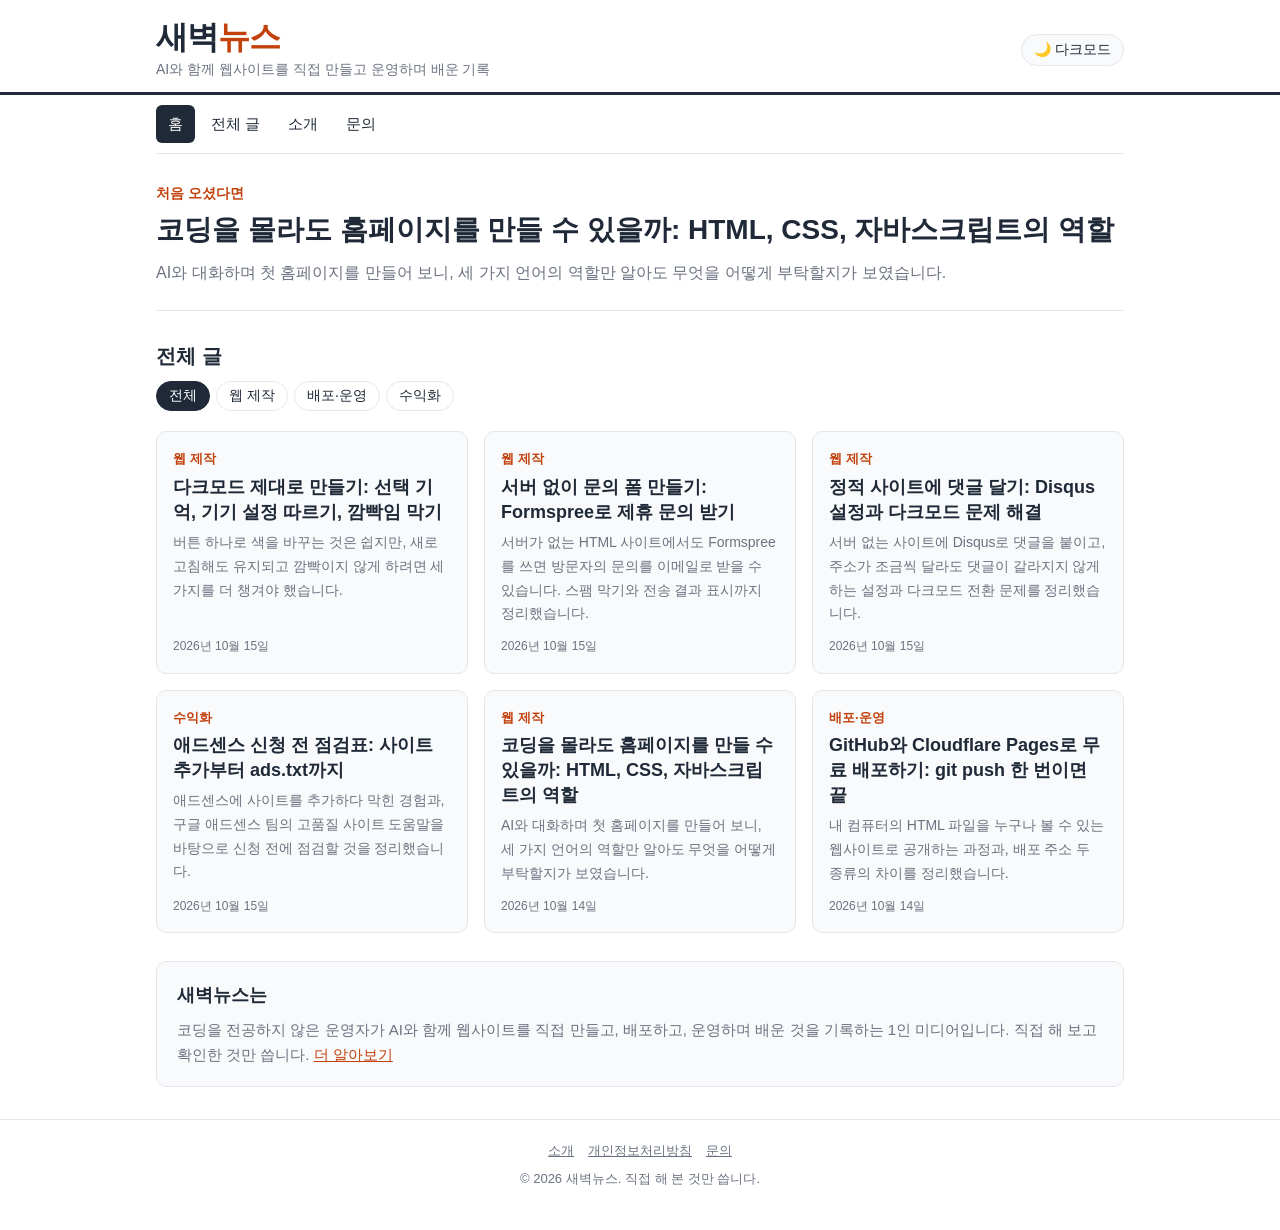
<file: index.html>
<!DOCTYPE html>
<html lang="ko">
<head>
  <meta charset="UTF-8">
  <meta name="viewport" content="width=device-width, initial-scale=1.0">
  <title>새벽뉴스 | AI와 함께 웹사이트를 직접 만들고 운영하며 배운 기록</title>
  <meta name="description" content="비전공자가 AI와 함께 웹사이트를 만들고 GitHub·Cloudflare로 배포하고, 문의 폼·댓글·애드센스까지 운영하며 배운 실전 기록입니다.">
  <meta property="og:site_name" content="새벽뉴스">
  <meta property="og:type" content="website">
  <meta property="og:title" content="새벽뉴스">
  <meta property="og:description" content="비전공자가 AI와 함께 웹사이트를 만들고 GitHub·Cloudflare로 배포하고, 문의 폼·댓글·애드센스까지 운영하며 배운 실전 기록입니다.">
  <meta property="og:url" content="https://githubtest2.pages.dev/">
  <link rel="canonical" href="https://githubtest2.pages.dev/">
  <meta name="google-adsense-account" content="ca-pub-3379650896174105">
  <script async src="https://pagead2.googlesyndication.com/pagead/js/adsbygoogle.js?client=ca-pub-3379650896174105"
       crossorigin="anonymous"></script>

  <!-- 화면이 그려지기 전에 저장된 모드를 먼저 적용 (깜빡임 방지) -->
  <script>
    (function () {
      let saved = null;
      try { saved = localStorage.getItem("theme"); } catch (e) {}
      const prefersDark = window.matchMedia("(prefers-color-scheme: dark)").matches;
      if (saved === "dark" || (!saved && prefersDark)) {
        document.documentElement.classList.add("dark");
      }
    })();
  </script>
  <link rel="stylesheet" href="/style.css">
</head>
<body>

  <header>
    <div class="wrap top">
      <div>
        <p class="logo"><a href="/">새벽<span>뉴스</span></a></p>
        <p class="tagline">AI와 함께 웹사이트를 직접 만들고 운영하며 배운 기록</p>
      </div>
      <button id="modeBtn" type="button">🌙 다크모드</button>
    </div>
  </header>

  <div class="wrap">
    <nav class="site-nav" aria-label="주 메뉴">
      <a href="/" class="on">홈</a>
      <a href="/#articles">전체 글</a>
      <a href="/about">소개</a>
      <a href="/contact">문의</a>
    </nav>

    <section class="hero">
      <div class="tag">처음 오셨다면</div>
      <h2><a href="/articles/first-homepage">코딩을 몰라도 홈페이지를 만들 수 있을까: HTML, CSS, 자바스크립트의 역할</a></h2>
      <p>AI와 대화하며 첫 홈페이지를 만들어 보니, 세 가지 언어의 역할만 알아도 무엇을 어떻게 부탁할지가 보였습니다.</p>
    </section>

    <h1 class="section-title" id="articles">전체 글</h1>
    <div class="filter" id="filter" aria-label="분류">
      <button type="button" class="on" data-cat="전체">전체</button>
      <button type="button" data-cat="웹 제작">웹 제작</button>
      <button type="button" data-cat="배포·운영">배포·운영</button>
      <button type="button" data-cat="수익화">수익화</button>
    </div>
    <section class="grid" id="list">
      <article class="card" data-cat="웹 제작">
        <div class="tag">웹 제작</div>
        <h3><a href="/articles/dark-mode">다크모드 제대로 만들기: 선택 기억, 기기 설정 따르기, 깜빡임 막기</a></h3>
        <p>버튼 하나로 색을 바꾸는 것은 쉽지만, 새로고침해도 유지되고 깜빡이지 않게 하려면 세 가지를 더 챙겨야 했습니다.</p>
        <div class="meta"><time datetime="2026-10-15">2026년 10월 15일</time></div>
      </article>
      <article class="card" data-cat="웹 제작">
        <div class="tag">웹 제작</div>
        <h3><a href="/articles/formspree-contact-form">서버 없이 문의 폼 만들기: Formspree로 제휴 문의 받기</a></h3>
        <p>서버가 없는 HTML 사이트에서도 Formspree를 쓰면 방문자의 문의를 이메일로 받을 수 있습니다. 스팸 막기와 전송 결과 표시까지 정리했습니다.</p>
        <div class="meta"><time datetime="2026-10-15">2026년 10월 15일</time></div>
      </article>
      <article class="card" data-cat="웹 제작">
        <div class="tag">웹 제작</div>
        <h3><a href="/articles/disqus-comments">정적 사이트에 댓글 달기: Disqus 설정과 다크모드 문제 해결</a></h3>
        <p>서버 없는 사이트에 Disqus로 댓글을 붙이고, 주소가 조금씩 달라도 댓글이 갈라지지 않게 하는 설정과 다크모드 전환 문제를 정리했습니다.</p>
        <div class="meta"><time datetime="2026-10-15">2026년 10월 15일</time></div>
      </article>
      <article class="card" data-cat="수익화">
        <div class="tag">수익화</div>
        <h3><a href="/articles/adsense-checklist">애드센스 신청 전 점검표: 사이트 추가부터 ads.txt까지</a></h3>
        <p>애드센스에 사이트를 추가하다 막힌 경험과, 구글 애드센스 팀의 고품질 사이트 도움말을 바탕으로 신청 전에 점검할 것을 정리했습니다.</p>
        <div class="meta"><time datetime="2026-10-15">2026년 10월 15일</time></div>
      </article>
      <article class="card" data-cat="웹 제작">
        <div class="tag">웹 제작</div>
        <h3><a href="/articles/first-homepage">코딩을 몰라도 홈페이지를 만들 수 있을까: HTML, CSS, 자바스크립트의 역할</a></h3>
        <p>AI와 대화하며 첫 홈페이지를 만들어 보니, 세 가지 언어의 역할만 알아도 무엇을 어떻게 부탁할지가 보였습니다.</p>
        <div class="meta"><time datetime="2026-10-14">2026년 10월 14일</time></div>
      </article>
      <article class="card" data-cat="배포·운영">
        <div class="tag">배포·운영</div>
        <h3><a href="/articles/deploy-cloudflare-pages">GitHub와 Cloudflare Pages로 무료 배포하기: git push 한 번이면 끝</a></h3>
        <p>내 컴퓨터의 HTML 파일을 누구나 볼 수 있는 웹사이트로 공개하는 과정과, 배포 주소 두 종류의 차이를 정리했습니다.</p>
        <div class="meta"><time datetime="2026-10-14">2026년 10월 14일</time></div>
      </article>
    </section>

    <section class="about-box">
      <h2>새벽뉴스는</h2>
      <p>코딩을 전공하지 않은 운영자가 AI와 함께 웹사이트를 직접 만들고, 배포하고, 운영하며 배운 것을 기록하는 1인 미디어입니다. 직접 해 보고 확인한 것만 씁니다. <a href="/about">더 알아보기</a></p>
    </section>
  </div>

  <footer>
    <nav aria-label="사이트 정보">
      <a href="/about">소개</a>
      <a href="/privacy">개인정보처리방침</a>
      <a href="/contact">문의</a>
    </nav>
    © 2026 새벽뉴스. 직접 해 본 것만 씁니다.
  </footer>

  <script src="/site.js"></script>
</body>
</html>
</file>
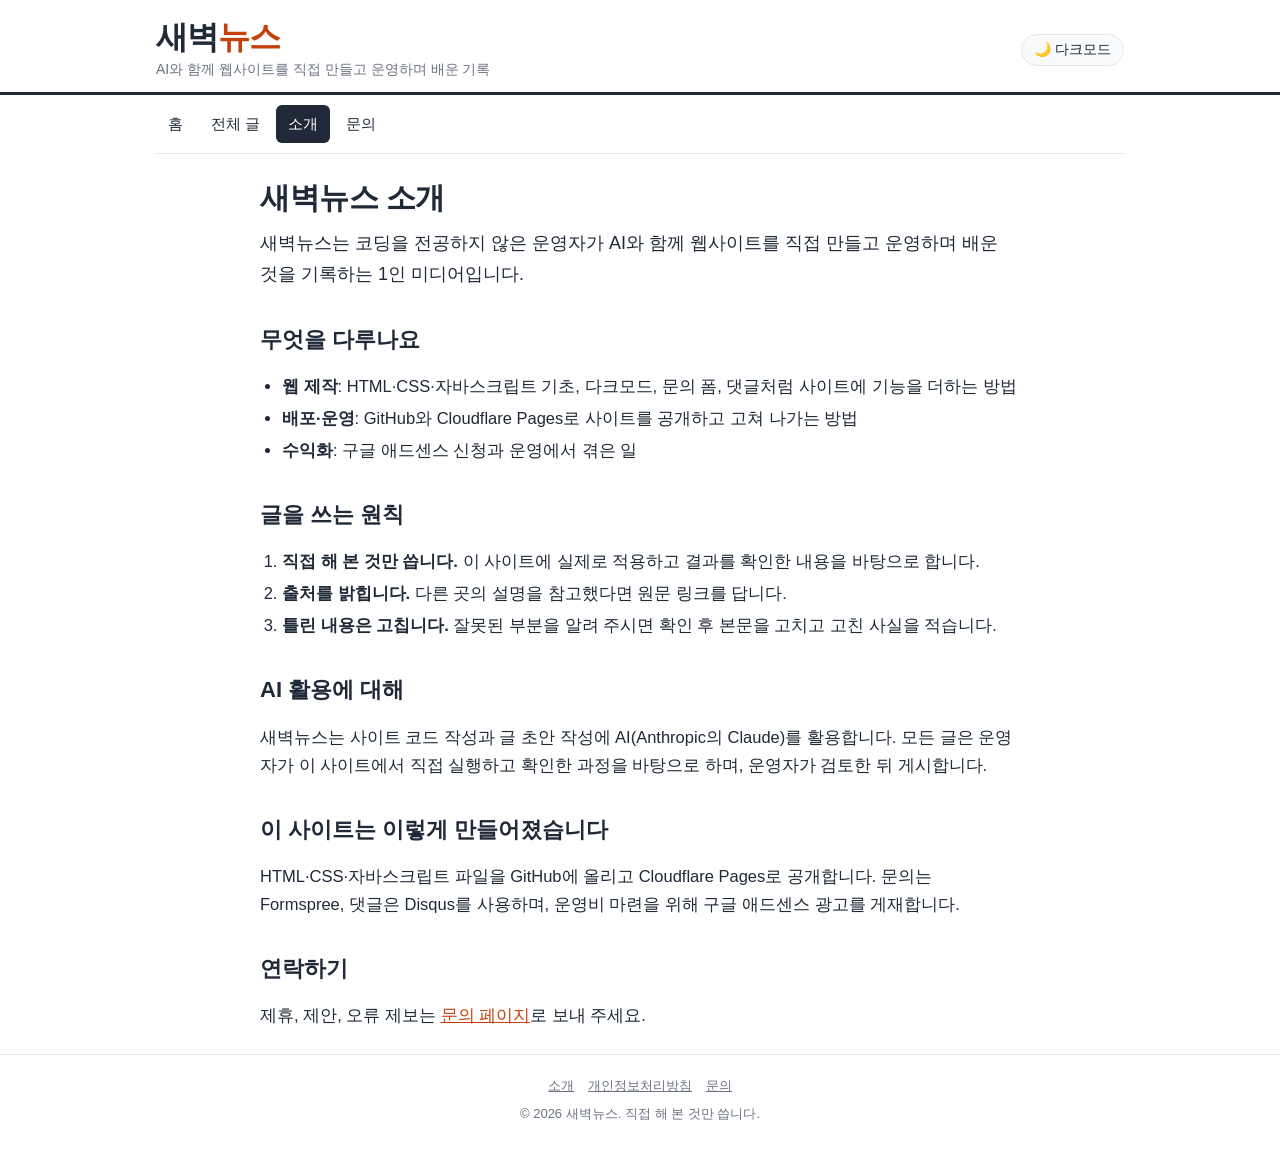
<file: about.html>
<!DOCTYPE html>
<html lang="ko">
<head>
  <meta charset="UTF-8">
  <meta name="viewport" content="width=device-width, initial-scale=1.0">
  <title>소개 | 새벽뉴스</title>
  <meta name="description" content="새벽뉴스는 비전공자가 AI와 함께 웹사이트를 만들고 운영하며 배운 것을 기록하는 1인 미디어입니다.">
  <meta property="og:site_name" content="새벽뉴스">
  <meta property="og:type" content="website">
  <meta property="og:title" content="소개">
  <meta property="og:description" content="새벽뉴스는 비전공자가 AI와 함께 웹사이트를 만들고 운영하며 배운 것을 기록하는 1인 미디어입니다.">
  <meta property="og:url" content="https://githubtest2.pages.dev/about">
  <link rel="canonical" href="https://githubtest2.pages.dev/about">
  <meta name="google-adsense-account" content="ca-pub-3379650896174105">
  <script async src="https://pagead2.googlesyndication.com/pagead/js/adsbygoogle.js?client=ca-pub-3379650896174105"
       crossorigin="anonymous"></script>

  <!-- 화면이 그려지기 전에 저장된 모드를 먼저 적용 (깜빡임 방지) -->
  <script>
    (function () {
      let saved = null;
      try { saved = localStorage.getItem("theme"); } catch (e) {}
      const prefersDark = window.matchMedia("(prefers-color-scheme: dark)").matches;
      if (saved === "dark" || (!saved && prefersDark)) {
        document.documentElement.classList.add("dark");
      }
    })();
  </script>
  <link rel="stylesheet" href="/style.css">
</head>
<body>

  <header>
    <div class="wrap top">
      <div>
        <p class="logo"><a href="/">새벽<span>뉴스</span></a></p>
        <p class="tagline">AI와 함께 웹사이트를 직접 만들고 운영하며 배운 기록</p>
      </div>
      <button id="modeBtn" type="button">🌙 다크모드</button>
    </div>
  </header>

  <div class="wrap">
    <nav class="site-nav" aria-label="주 메뉴">
      <a href="/">홈</a>
      <a href="/#articles">전체 글</a>
      <a href="/about" class="on">소개</a>
      <a href="/contact">문의</a>
    </nav>

    <article class="article">
      <h1>새벽뉴스 소개</h1>
      <p class="lead">새벽뉴스는 코딩을 전공하지 않은 운영자가 AI와 함께 웹사이트를 직접 만들고 운영하며 배운 것을 기록하는 1인 미디어입니다.</p>

      <h2>무엇을 다루나요</h2>
      <ul>
        <li><strong>웹 제작</strong>: HTML·CSS·자바스크립트 기초, 다크모드, 문의 폼, 댓글처럼 사이트에 기능을 더하는 방법</li>
        <li><strong>배포·운영</strong>: GitHub와 Cloudflare Pages로 사이트를 공개하고 고쳐 나가는 방법</li>
        <li><strong>수익화</strong>: 구글 애드센스 신청과 운영에서 겪은 일</li>
      </ul>

      <h2>글을 쓰는 원칙</h2>
      <ol>
        <li><strong>직접 해 본 것만 씁니다.</strong> 이 사이트에 실제로 적용하고 결과를 확인한 내용을 바탕으로 합니다.</li>
        <li><strong>출처를 밝힙니다.</strong> 다른 곳의 설명을 참고했다면 원문 링크를 답니다.</li>
        <li><strong>틀린 내용은 고칩니다.</strong> 잘못된 부분을 알려 주시면 확인 후 본문을 고치고 고친 사실을 적습니다.</li>
      </ol>

      <h2>AI 활용에 대해</h2>
      <p>새벽뉴스는 사이트 코드 작성과 글 초안 작성에 AI(Anthropic의 Claude)를 활용합니다. 모든 글은 운영자가 이 사이트에서 직접 실행하고 확인한 과정을 바탕으로 하며, 운영자가 검토한 뒤 게시합니다.</p>

      <h2>이 사이트는 이렇게 만들어졌습니다</h2>
      <p>HTML·CSS·자바스크립트 파일을 GitHub에 올리고 Cloudflare Pages로 공개합니다. 문의는 Formspree, 댓글은 Disqus를 사용하며, 운영비 마련을 위해 구글 애드센스 광고를 게재합니다.</p>

      <h2>연락하기</h2>
      <p>제휴, 제안, 오류 제보는 <a href="/contact">문의 페이지</a>로 보내 주세요.</p>
    </article>
  </div>

  <footer>
    <nav aria-label="사이트 정보">
      <a href="/about">소개</a>
      <a href="/privacy">개인정보처리방침</a>
      <a href="/contact">문의</a>
    </nav>
    © 2026 새벽뉴스. 직접 해 본 것만 씁니다.
  </footer>

  <script src="/site.js"></script>
</body>
</html>
</file>
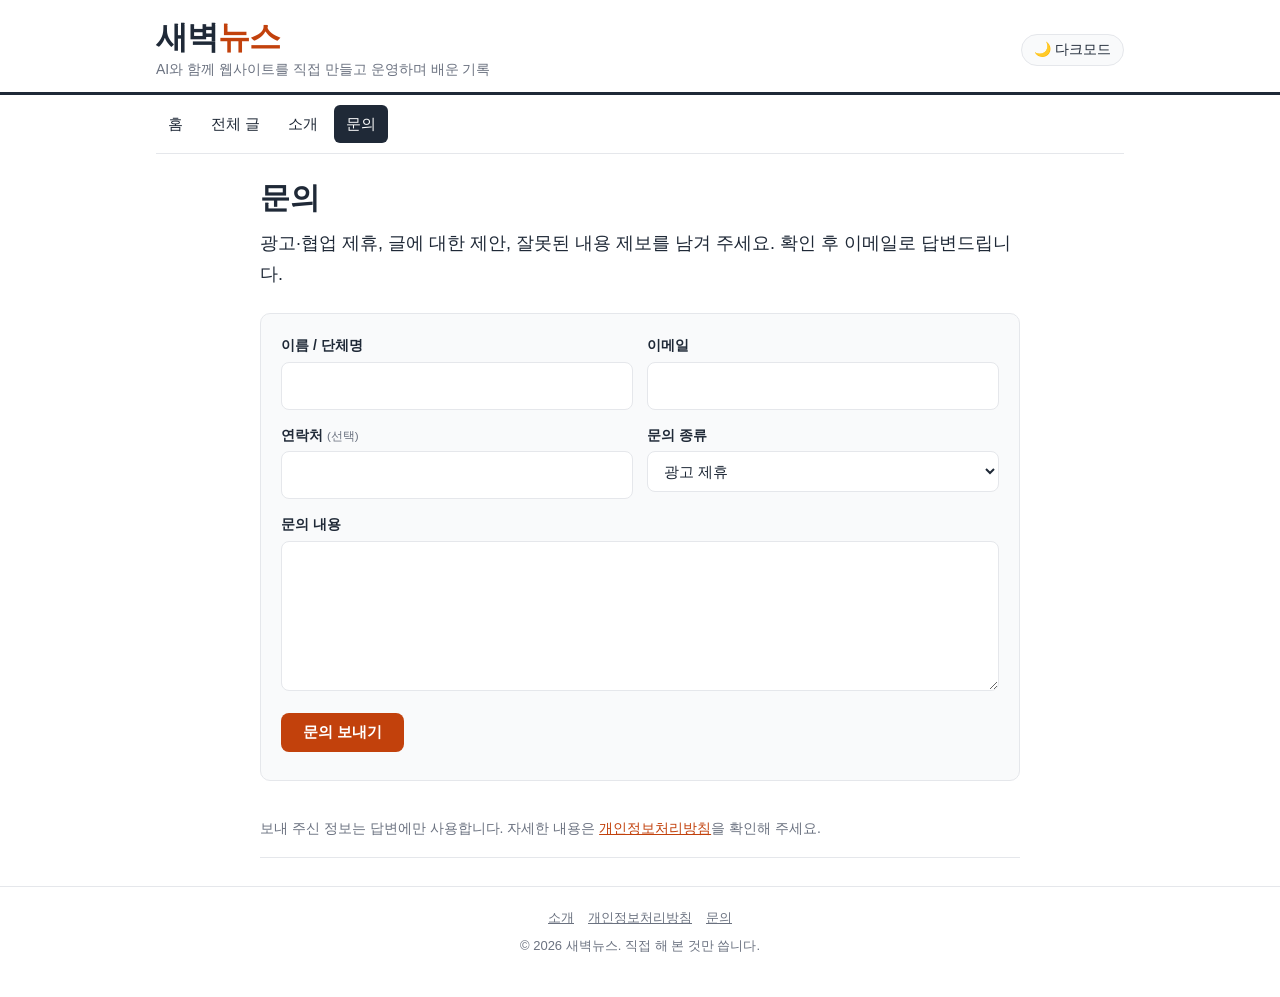
<file: contact.html>
<!DOCTYPE html>
<html lang="ko">
<head>
  <meta charset="UTF-8">
  <meta name="viewport" content="width=device-width, initial-scale=1.0">
  <title>문의 | 새벽뉴스</title>
  <meta name="description" content="새벽뉴스에 제휴, 제안, 오류 제보를 보내는 페이지입니다.">
  <meta property="og:site_name" content="새벽뉴스">
  <meta property="og:type" content="website">
  <meta property="og:title" content="문의">
  <meta property="og:description" content="새벽뉴스에 제휴, 제안, 오류 제보를 보내는 페이지입니다.">
  <meta property="og:url" content="https://githubtest2.pages.dev/contact">
  <link rel="canonical" href="https://githubtest2.pages.dev/contact">
  <meta name="google-adsense-account" content="ca-pub-3379650896174105">
  <!-- 광고 없는 페이지: 콘텐츠가 아닌 페이지(문의·404)에는 광고를 넣지 않음 -->

  <!-- 화면이 그려지기 전에 저장된 모드를 먼저 적용 (깜빡임 방지) -->
  <script>
    (function () {
      let saved = null;
      try { saved = localStorage.getItem("theme"); } catch (e) {}
      const prefersDark = window.matchMedia("(prefers-color-scheme: dark)").matches;
      if (saved === "dark" || (!saved && prefersDark)) {
        document.documentElement.classList.add("dark");
      }
    })();
  </script>
  <link rel="stylesheet" href="/style.css">
</head>
<body>

  <header>
    <div class="wrap top">
      <div>
        <p class="logo"><a href="/">새벽<span>뉴스</span></a></p>
        <p class="tagline">AI와 함께 웹사이트를 직접 만들고 운영하며 배운 기록</p>
      </div>
      <button id="modeBtn" type="button">🌙 다크모드</button>
    </div>
  </header>

  <div class="wrap">
    <nav class="site-nav" aria-label="주 메뉴">
      <a href="/">홈</a>
      <a href="/#articles">전체 글</a>
      <a href="/about">소개</a>
      <a href="/contact" class="on">문의</a>
    </nav>

    <section class="article contact">
      <h1>문의</h1>
      <p class="lead">광고·협업 제휴, 글에 대한 제안, 잘못된 내용 제보를 남겨 주세요. 확인 후 이메일로 답변드립니다.</p>

      <form id="contactForm" action="https://formspree.io/f/mvkzvkqk" method="POST">
        <div>
          <label for="name">이름 / 단체명</label>
          <input id="name" name="이름" type="text" required>
        </div>
        <div>
          <label for="email">이메일</label>
          <input id="email" name="email" type="email" required>
        </div>
        <div>
          <label for="phone">연락처 <small>(선택)</small></label>
          <input id="phone" name="연락처" type="tel">
        </div>
        <div>
          <label for="kind">문의 종류</label>
          <select id="kind" name="문의 종류">
            <option>광고 제휴</option>
            <option>콘텐츠 협업</option>
            <option>오류 제보</option>
            <option>기타</option>
          </select>
        </div>
        <div class="full">
          <label for="message">문의 내용</label>
          <textarea id="message" name="문의 내용" required></textarea>
        </div>
        <input type="hidden" name="_subject" value="[새벽뉴스] 새 문의">
        <input class="hp" type="text" name="_gotcha" tabindex="-1" autocomplete="off">
        <div class="full">
          <button type="submit">문의 보내기</button>
          <p id="formMsg" role="status"></p>
        </div>
      </form>
      <p class="meta">보내 주신 정보는 답변에만 사용합니다. 자세한 내용은 <a href="/privacy">개인정보처리방침</a>을 확인해 주세요.</p>
    </section>
  </div>

  <footer>
    <nav aria-label="사이트 정보">
      <a href="/about">소개</a>
      <a href="/privacy">개인정보처리방침</a>
      <a href="/contact">문의</a>
    </nav>
    © 2026 새벽뉴스. 직접 해 본 것만 씁니다.
  </footer>

  <script src="/site.js"></script>
</body>
</html>
</file>
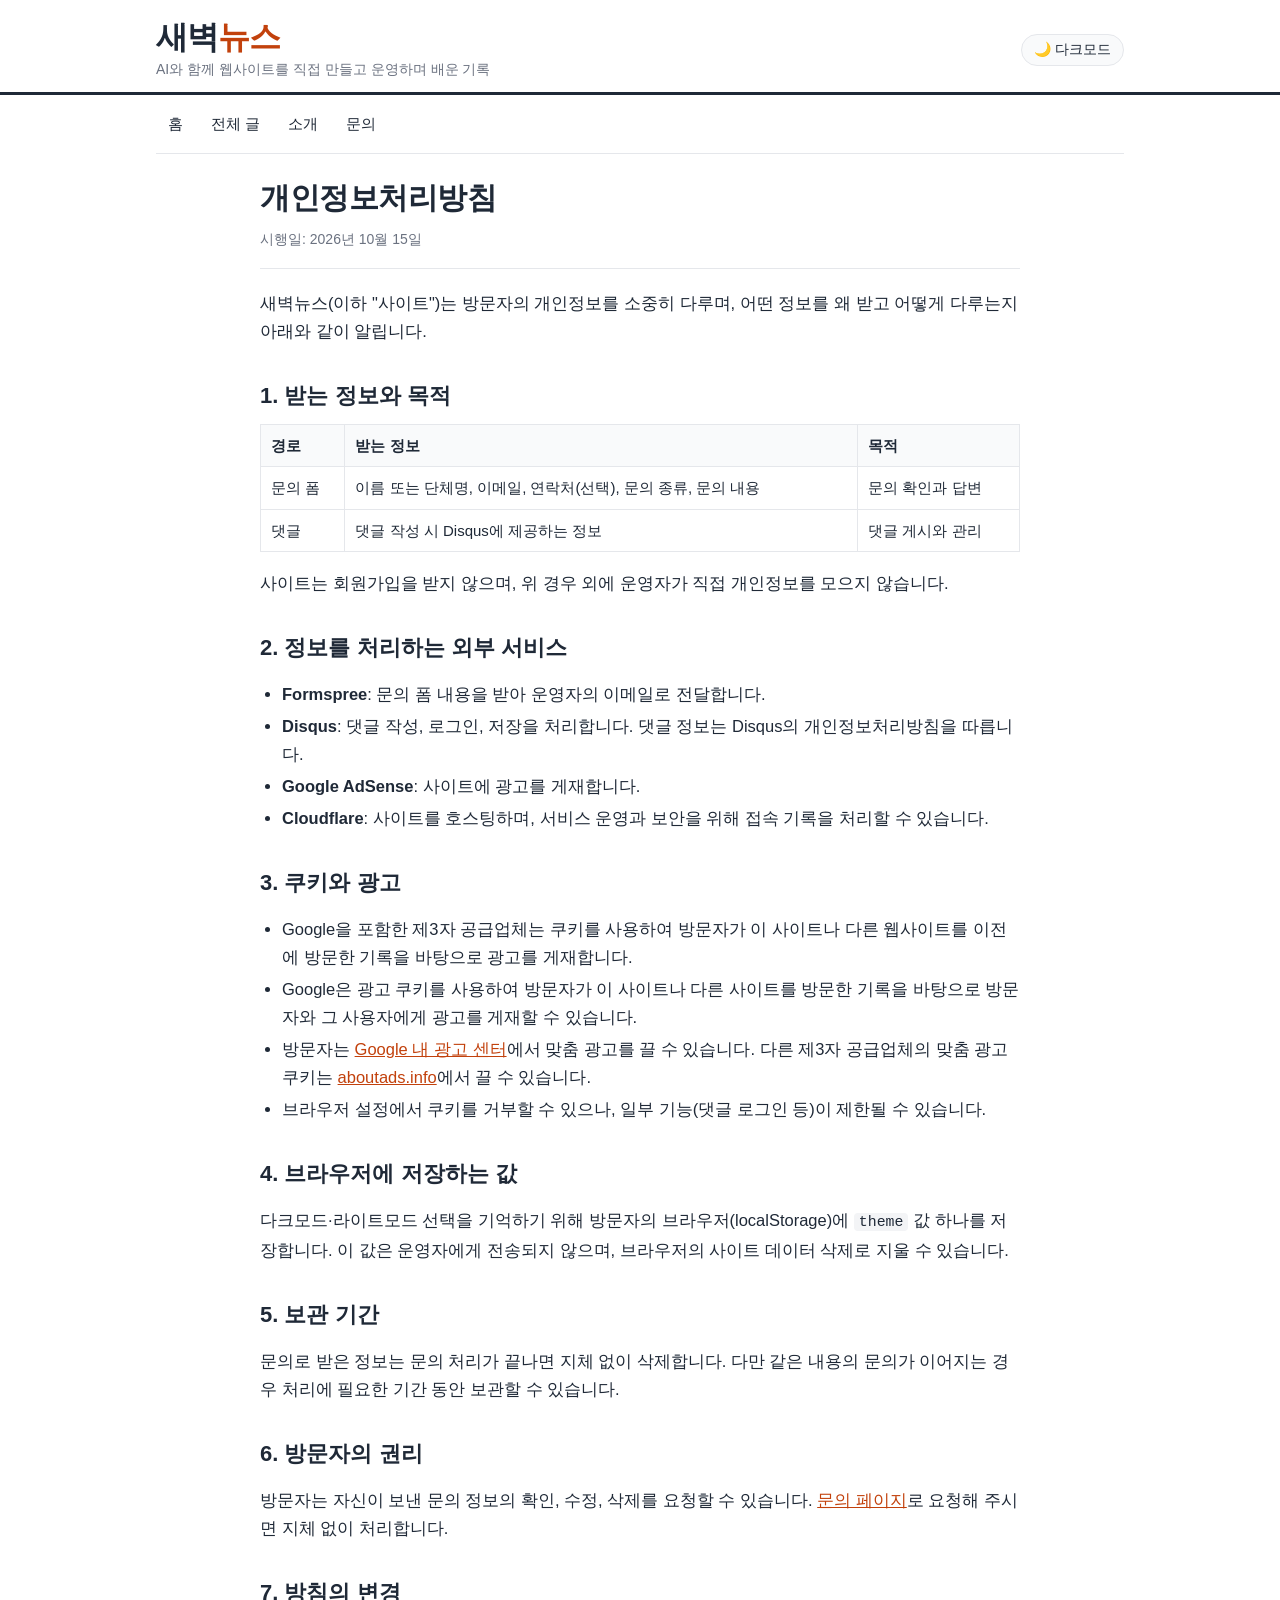
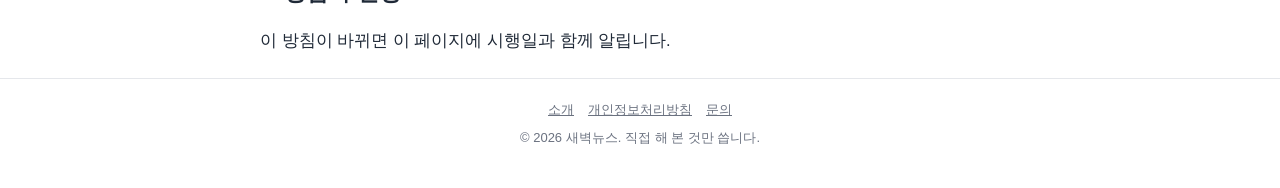
<file: privacy.html>
<!DOCTYPE html>
<html lang="ko">
<head>
  <meta charset="UTF-8">
  <meta name="viewport" content="width=device-width, initial-scale=1.0">
  <title>개인정보처리방침 | 새벽뉴스</title>
  <meta name="description" content="새벽뉴스가 받는 정보, 외부 서비스, 광고 쿠키, 보관 기간과 방문자의 권리를 안내합니다.">
  <meta property="og:site_name" content="새벽뉴스">
  <meta property="og:type" content="website">
  <meta property="og:title" content="개인정보처리방침">
  <meta property="og:description" content="새벽뉴스가 받는 정보, 외부 서비스, 광고 쿠키, 보관 기간과 방문자의 권리를 안내합니다.">
  <meta property="og:url" content="https://githubtest2.pages.dev/privacy">
  <link rel="canonical" href="https://githubtest2.pages.dev/privacy">
  <meta name="google-adsense-account" content="ca-pub-3379650896174105">
  <script async src="https://pagead2.googlesyndication.com/pagead/js/adsbygoogle.js?client=ca-pub-3379650896174105"
       crossorigin="anonymous"></script>

  <!-- 화면이 그려지기 전에 저장된 모드를 먼저 적용 (깜빡임 방지) -->
  <script>
    (function () {
      let saved = null;
      try { saved = localStorage.getItem("theme"); } catch (e) {}
      const prefersDark = window.matchMedia("(prefers-color-scheme: dark)").matches;
      if (saved === "dark" || (!saved && prefersDark)) {
        document.documentElement.classList.add("dark");
      }
    })();
  </script>
  <link rel="stylesheet" href="/style.css">
</head>
<body>

  <header>
    <div class="wrap top">
      <div>
        <p class="logo"><a href="/">새벽<span>뉴스</span></a></p>
        <p class="tagline">AI와 함께 웹사이트를 직접 만들고 운영하며 배운 기록</p>
      </div>
      <button id="modeBtn" type="button">🌙 다크모드</button>
    </div>
  </header>

  <div class="wrap">
    <nav class="site-nav" aria-label="주 메뉴">
      <a href="/">홈</a>
      <a href="/#articles">전체 글</a>
      <a href="/about">소개</a>
      <a href="/contact">문의</a>
    </nav>

    <article class="article">
      <h1>개인정보처리방침</h1>
      <p class="meta">시행일: 2026년 10월 15일</p>
      <p>새벽뉴스(이하 "사이트")는 방문자의 개인정보를 소중히 다루며, 어떤 정보를 왜 받고 어떻게 다루는지 아래와 같이 알립니다.</p>

      <h2>1. 받는 정보와 목적</h2>
      <table>
        <tr><th>경로</th><th>받는 정보</th><th>목적</th></tr>
        <tr><td>문의 폼</td><td>이름 또는 단체명, 이메일, 연락처(선택), 문의 종류, 문의 내용</td><td>문의 확인과 답변</td></tr>
        <tr><td>댓글</td><td>댓글 작성 시 Disqus에 제공하는 정보</td><td>댓글 게시와 관리</td></tr>
      </table>
      <p>사이트는 회원가입을 받지 않으며, 위 경우 외에 운영자가 직접 개인정보를 모으지 않습니다.</p>

      <h2>2. 정보를 처리하는 외부 서비스</h2>
      <ul>
        <li><strong>Formspree</strong>: 문의 폼 내용을 받아 운영자의 이메일로 전달합니다.</li>
        <li><strong>Disqus</strong>: 댓글 작성, 로그인, 저장을 처리합니다. 댓글 정보는 Disqus의 개인정보처리방침을 따릅니다.</li>
        <li><strong>Google AdSense</strong>: 사이트에 광고를 게재합니다.</li>
        <li><strong>Cloudflare</strong>: 사이트를 호스팅하며, 서비스 운영과 보안을 위해 접속 기록을 처리할 수 있습니다.</li>
      </ul>

      <h2>3. 쿠키와 광고</h2>
      <ul>
        <li>Google을 포함한 제3자 공급업체는 쿠키를 사용하여 방문자가 이 사이트나 다른 웹사이트를 이전에 방문한 기록을 바탕으로 광고를 게재합니다.</li>
        <li>Google은 광고 쿠키를 사용하여 방문자가 이 사이트나 다른 사이트를 방문한 기록을 바탕으로 방문자와 그 사용자에게 광고를 게재할 수 있습니다.</li>
        <li>방문자는 <a href="https://myadcenter.google.com/" target="_blank" rel="noopener">Google 내 광고 센터</a>에서 맞춤 광고를 끌 수 있습니다. 다른 제3자 공급업체의 맞춤 광고 쿠키는 <a href="https://www.aboutads.info/" target="_blank" rel="noopener">aboutads.info</a>에서 끌 수 있습니다.</li>
        <li>브라우저 설정에서 쿠키를 거부할 수 있으나, 일부 기능(댓글 로그인 등)이 제한될 수 있습니다.</li>
      </ul>

      <h2>4. 브라우저에 저장하는 값</h2>
      <p>다크모드·라이트모드 선택을 기억하기 위해 방문자의 브라우저(localStorage)에 <code>theme</code> 값 하나를 저장합니다. 이 값은 운영자에게 전송되지 않으며, 브라우저의 사이트 데이터 삭제로 지울 수 있습니다.</p>

      <h2>5. 보관 기간</h2>
      <p>문의로 받은 정보는 문의 처리가 끝나면 지체 없이 삭제합니다. 다만 같은 내용의 문의가 이어지는 경우 처리에 필요한 기간 동안 보관할 수 있습니다.</p>

      <h2>6. 방문자의 권리</h2>
      <p>방문자는 자신이 보낸 문의 정보의 확인, 수정, 삭제를 요청할 수 있습니다. <a href="/contact">문의 페이지</a>로 요청해 주시면 지체 없이 처리합니다.</p>

      <h2>7. 방침의 변경</h2>
      <p>이 방침이 바뀌면 이 페이지에 시행일과 함께 알립니다.</p>
    </article>
  </div>

  <footer>
    <nav aria-label="사이트 정보">
      <a href="/about">소개</a>
      <a href="/privacy">개인정보처리방침</a>
      <a href="/contact">문의</a>
    </nav>
    © 2026 새벽뉴스. 직접 해 본 것만 씁니다.
  </footer>

  <script src="/site.js"></script>
</body>
</html>
</file>
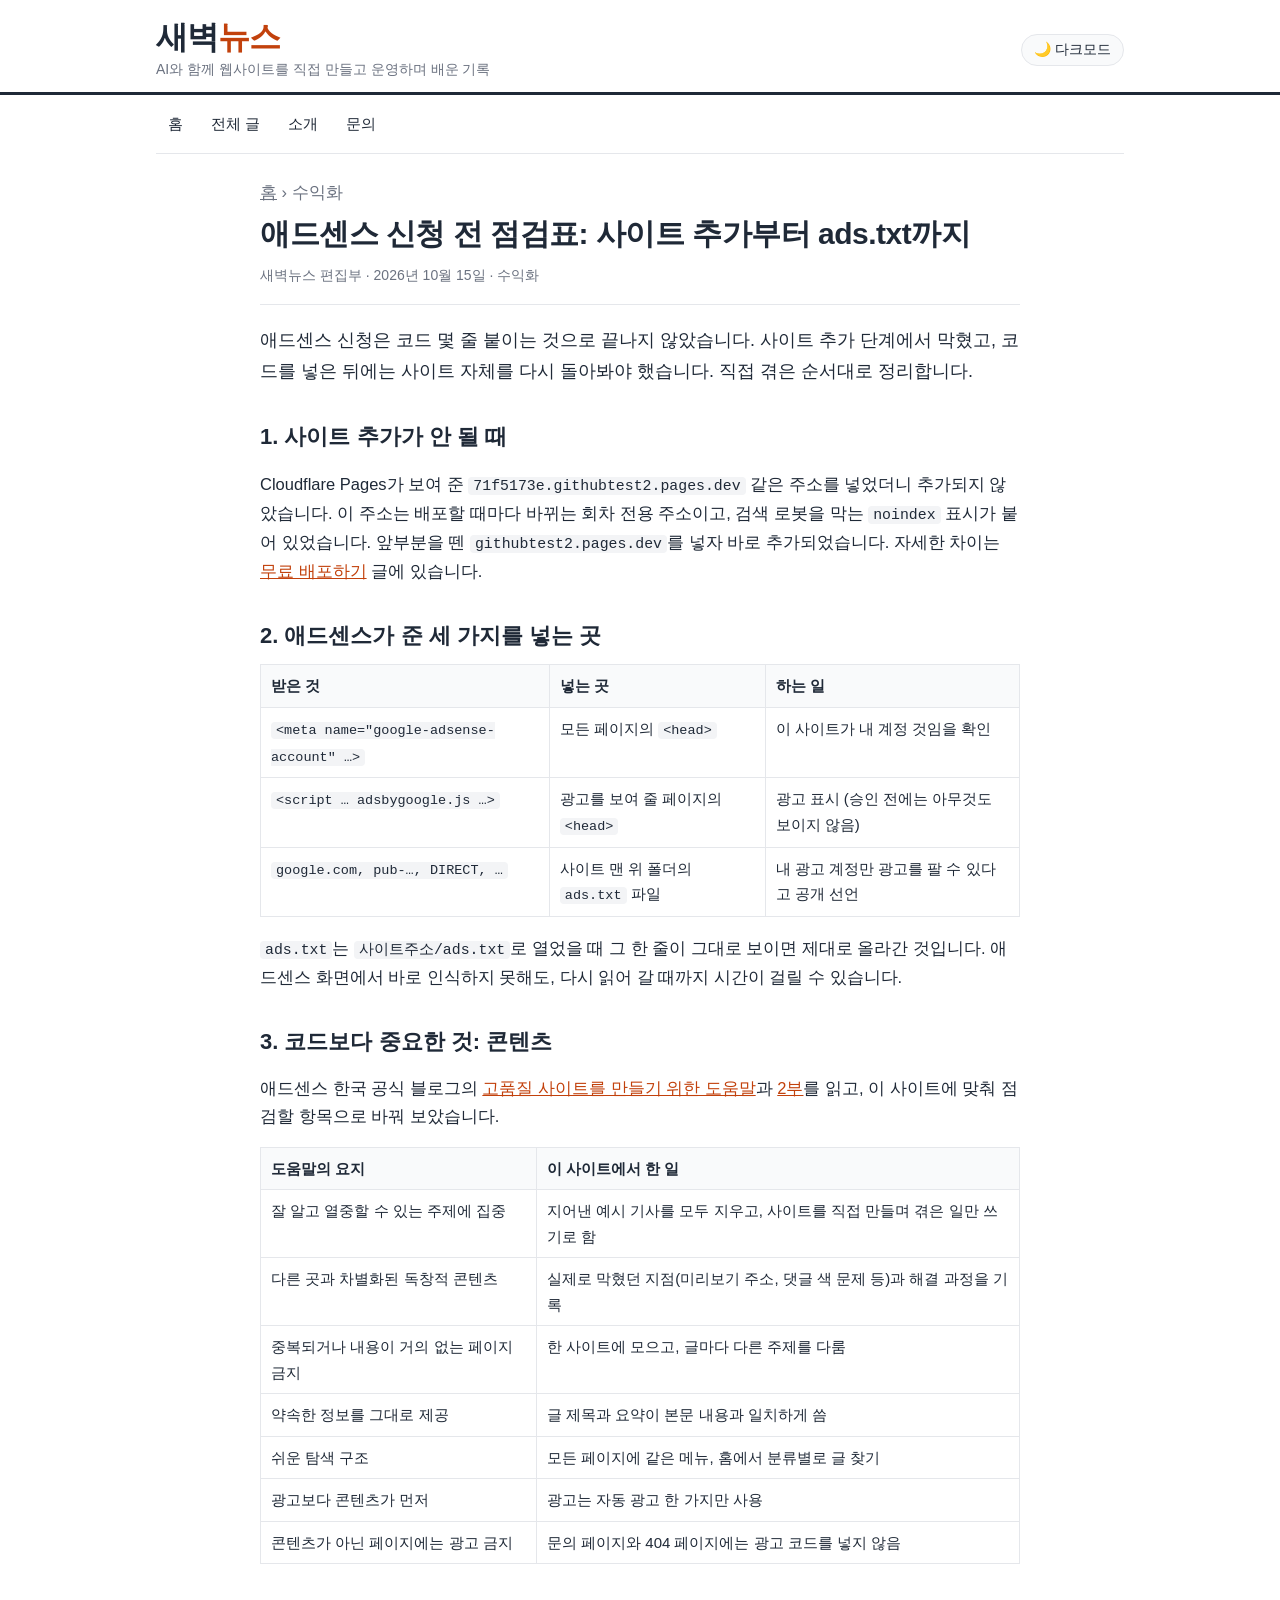
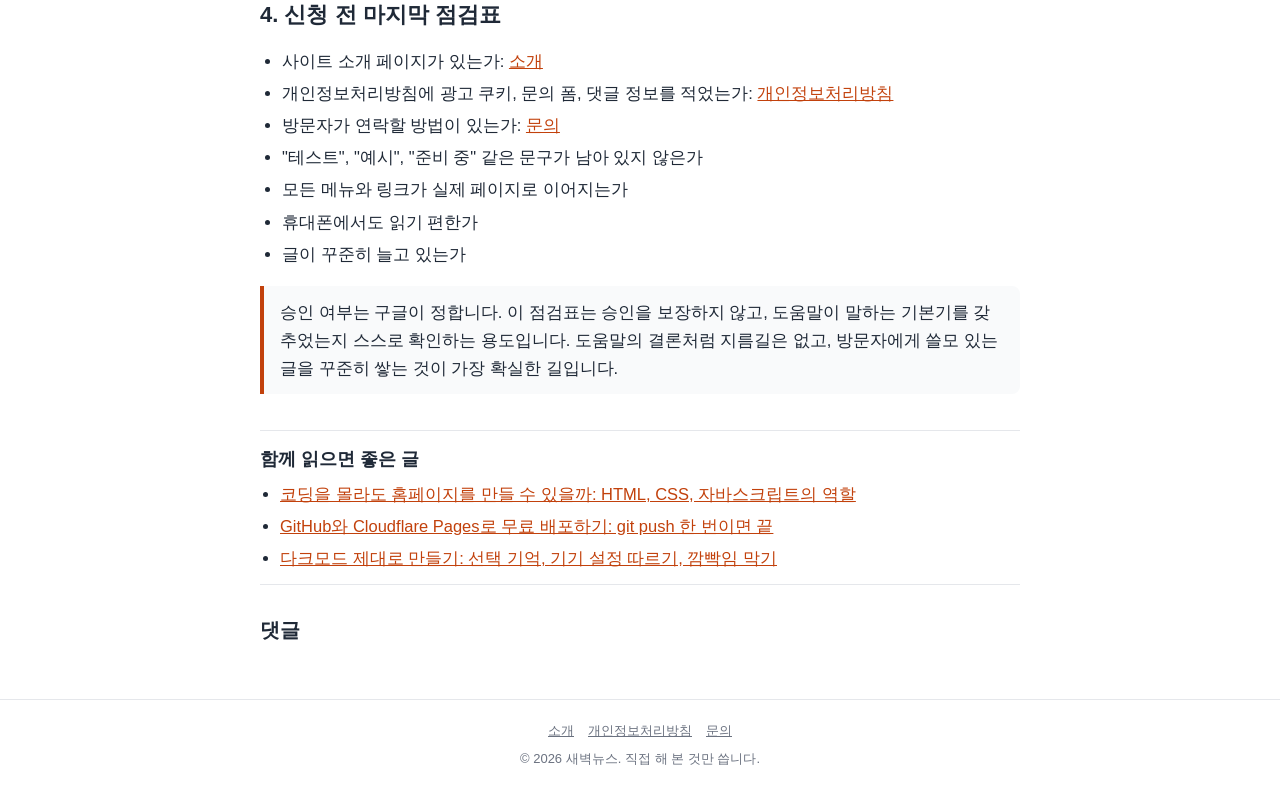
<file: articles/adsense-checklist.html>
<!DOCTYPE html>
<html lang="ko">
<head>
  <meta charset="UTF-8">
  <meta name="viewport" content="width=device-width, initial-scale=1.0">
  <title>애드센스 신청 전 점검표: 사이트 추가부터 ads.txt까지 | 새벽뉴스</title>
  <meta name="description" content="애드센스에 사이트를 추가하다 막힌 경험과, 구글 애드센스 팀의 고품질 사이트 도움말을 바탕으로 신청 전에 점검할 것을 정리했습니다.">
  <meta property="og:site_name" content="새벽뉴스">
  <meta property="og:type" content="article">
  <meta property="og:title" content="애드센스 신청 전 점검표: 사이트 추가부터 ads.txt까지">
  <meta property="og:description" content="애드센스에 사이트를 추가하다 막힌 경험과, 구글 애드센스 팀의 고품질 사이트 도움말을 바탕으로 신청 전에 점검할 것을 정리했습니다.">
  <meta property="og:url" content="https://githubtest2.pages.dev/articles/adsense-checklist">
  <link rel="canonical" href="https://githubtest2.pages.dev/articles/adsense-checklist">
  <meta name="google-adsense-account" content="ca-pub-3379650896174105">
  <script async src="https://pagead2.googlesyndication.com/pagead/js/adsbygoogle.js?client=ca-pub-3379650896174105"
       crossorigin="anonymous"></script>

  <!-- 화면이 그려지기 전에 저장된 모드를 먼저 적용 (깜빡임 방지) -->
  <script>
    (function () {
      let saved = null;
      try { saved = localStorage.getItem("theme"); } catch (e) {}
      const prefersDark = window.matchMedia("(prefers-color-scheme: dark)").matches;
      if (saved === "dark" || (!saved && prefersDark)) {
        document.documentElement.classList.add("dark");
      }
    })();
  </script>
  <link rel="stylesheet" href="/style.css">
</head>
<body>

  <header>
    <div class="wrap top">
      <div>
        <p class="logo"><a href="/">새벽<span>뉴스</span></a></p>
        <p class="tagline">AI와 함께 웹사이트를 직접 만들고 운영하며 배운 기록</p>
      </div>
      <button id="modeBtn" type="button">🌙 다크모드</button>
    </div>
  </header>

  <div class="wrap">
    <nav class="site-nav" aria-label="주 메뉴">
      <a href="/">홈</a>
      <a href="/#articles">전체 글</a>
      <a href="/about">소개</a>
      <a href="/contact">문의</a>
    </nav>

    <article class="article">
      <p class="crumb"><a href="/">홈</a> › 수익화</p>
      <h1>애드센스 신청 전 점검표: 사이트 추가부터 ads.txt까지</h1>
      <p class="meta">새벽뉴스 편집부 · <time datetime="2026-10-15">2026년 10월 15일</time> · 수익화</p>

<p class="lead">애드센스 신청은 코드 몇 줄 붙이는 것으로 끝나지 않았습니다. 사이트 추가 단계에서 막혔고, 코드를 넣은 뒤에는 사이트 자체를 다시 돌아봐야 했습니다. 직접 겪은 순서대로 정리합니다.</p>

<h2>1. 사이트 추가가 안 될 때</h2>
<p>Cloudflare Pages가 보여 준 <code>71f5173e.githubtest2.pages.dev</code> 같은 주소를 넣었더니 추가되지 않았습니다. 이 주소는 배포할 때마다 바뀌는 회차 전용 주소이고, 검색 로봇을 막는 <code>noindex</code> 표시가 붙어 있었습니다. 앞부분을 뗀 <code>githubtest2.pages.dev</code>를 넣자 바로 추가되었습니다. 자세한 차이는 <a href="/articles/deploy-cloudflare-pages">무료 배포하기</a> 글에 있습니다.</p>

<h2>2. 애드센스가 준 세 가지를 넣는 곳</h2>
<table>
<tr><th>받은 것</th><th>넣는 곳</th><th>하는 일</th></tr>
<tr><td><code>&lt;meta name="google-adsense-account" …&gt;</code></td><td>모든 페이지의 <code>&lt;head&gt;</code></td><td>이 사이트가 내 계정 것임을 확인</td></tr>
<tr><td><code>&lt;script … adsbygoogle.js …&gt;</code></td><td>광고를 보여 줄 페이지의 <code>&lt;head&gt;</code></td><td>광고 표시 (승인 전에는 아무것도 보이지 않음)</td></tr>
<tr><td><code>google.com, pub-…, DIRECT, …</code></td><td>사이트 맨 위 폴더의 <code>ads.txt</code> 파일</td><td>내 광고 계정만 광고를 팔 수 있다고 공개 선언</td></tr>
</table>
<p><code>ads.txt</code>는 <code>사이트주소/ads.txt</code>로 열었을 때 그 한 줄이 그대로 보이면 제대로 올라간 것입니다. 애드센스 화면에서 바로 인식하지 못해도, 다시 읽어 갈 때까지 시간이 걸릴 수 있습니다.</p>

<h2>3. 코드보다 중요한 것: 콘텐츠</h2>
<p>애드센스 한국 공식 블로그의 <a href="https://adsense-ko.googleblog.com/2012/04/blog-post_25.html" target="_blank" rel="noopener">고품질 사이트를 만들기 위한 도움말</a>과 <a href="https://adsense-ko.googleblog.com/2012/09/2.html" target="_blank" rel="noopener">2부</a>를 읽고, 이 사이트에 맞춰 점검할 항목으로 바꿔 보았습니다.</p>
<table>
<tr><th>도움말의 요지</th><th>이 사이트에서 한 일</th></tr>
<tr><td>잘 알고 열중할 수 있는 주제에 집중</td><td>지어낸 예시 기사를 모두 지우고, 사이트를 직접 만들며 겪은 일만 쓰기로 함</td></tr>
<tr><td>다른 곳과 차별화된 독창적 콘텐츠</td><td>실제로 막혔던 지점(미리보기 주소, 댓글 색 문제 등)과 해결 과정을 기록</td></tr>
<tr><td>중복되거나 내용이 거의 없는 페이지 금지</td><td>한 사이트에 모으고, 글마다 다른 주제를 다룸</td></tr>
<tr><td>약속한 정보를 그대로 제공</td><td>글 제목과 요약이 본문 내용과 일치하게 씀</td></tr>
<tr><td>쉬운 탐색 구조</td><td>모든 페이지에 같은 메뉴, 홈에서 분류별로 글 찾기</td></tr>
<tr><td>광고보다 콘텐츠가 먼저</td><td>광고는 자동 광고 한 가지만 사용</td></tr>
<tr><td>콘텐츠가 아닌 페이지에는 광고 금지</td><td>문의 페이지와 404 페이지에는 광고 코드를 넣지 않음</td></tr>
</table>

<h2>4. 신청 전 마지막 점검표</h2>
<ul>
<li>사이트 소개 페이지가 있는가: <a href="/about">소개</a></li>
<li>개인정보처리방침에 광고 쿠키, 문의 폼, 댓글 정보를 적었는가: <a href="/privacy">개인정보처리방침</a></li>
<li>방문자가 연락할 방법이 있는가: <a href="/contact">문의</a></li>
<li>"테스트", "예시", "준비 중" 같은 문구가 남아 있지 않은가</li>
<li>모든 메뉴와 링크가 실제 페이지로 이어지는가</li>
<li>휴대폰에서도 읽기 편한가</li>
<li>글이 꾸준히 늘고 있는가</li>
</ul>
<div class="note"><p>승인 여부는 구글이 정합니다. 이 점검표는 승인을 보장하지 않고, 도움말이 말하는 기본기를 갖추었는지 스스로 확인하는 용도입니다. 도움말의 결론처럼 지름길은 없고, 방문자에게 쓸모 있는 글을 꾸준히 쌓는 것이 가장 확실한 길입니다.</p></div>

      <section class="related">
        <h2>함께 읽으면 좋은 글</h2>
        <ul>
<li><a href="/articles/first-homepage">코딩을 몰라도 홈페이지를 만들 수 있을까: HTML, CSS, 자바스크립트의 역할</a></li>
<li><a href="/articles/deploy-cloudflare-pages">GitHub와 Cloudflare Pages로 무료 배포하기: git push 한 번이면 끝</a></li>
<li><a href="/articles/dark-mode">다크모드 제대로 만들기: 선택 기억, 기기 설정 따르기, 깜빡임 막기</a></li>
        </ul>
      </section>
    </article>

    <!-- 댓글 (Disqus) -->
    <section class="comments" id="comments">
      <h2>댓글</h2>
      <div id="disqus_thread"></div>
      <noscript>Please enable JavaScript to view the <a href="https://disqus.com/?ref_noscript">comments powered by Disqus.</a></noscript>
    </section>
    <script>
      // 글마다 대표 주소와 고유 이름을 고정해 댓글이 갈라지지 않게 함
      var disqus_config = function () {
        this.page.url = "https://githubtest2.pages.dev/articles/adsense-checklist";
        this.page.identifier = "adsense-checklist";
      };
      (function () {
        var d = document, s = d.createElement("script");
        s.src = "https://test-pfldoymxti.disqus.com/embed.js";
        s.setAttribute("data-timestamp", +new Date());
        (d.head || d.body).appendChild(s);
      })();
      // Disqus는 처음 열릴 때의 배경색으로 글자색을 정하므로, 모드를 바꾸면 댓글 창을 다시 불러옴
      window.reloadComments = function () {
        if (!window.DISQUS) return;
        setTimeout(function () { DISQUS.reset({ reload: true, config: disqus_config }); }, 350);
      };
    </script>
  </div>

  <footer>
    <nav aria-label="사이트 정보">
      <a href="/about">소개</a>
      <a href="/privacy">개인정보처리방침</a>
      <a href="/contact">문의</a>
    </nav>
    © 2026 새벽뉴스. 직접 해 본 것만 씁니다.
  </footer>

  <script src="/site.js"></script>
</body>
</html>
</file>
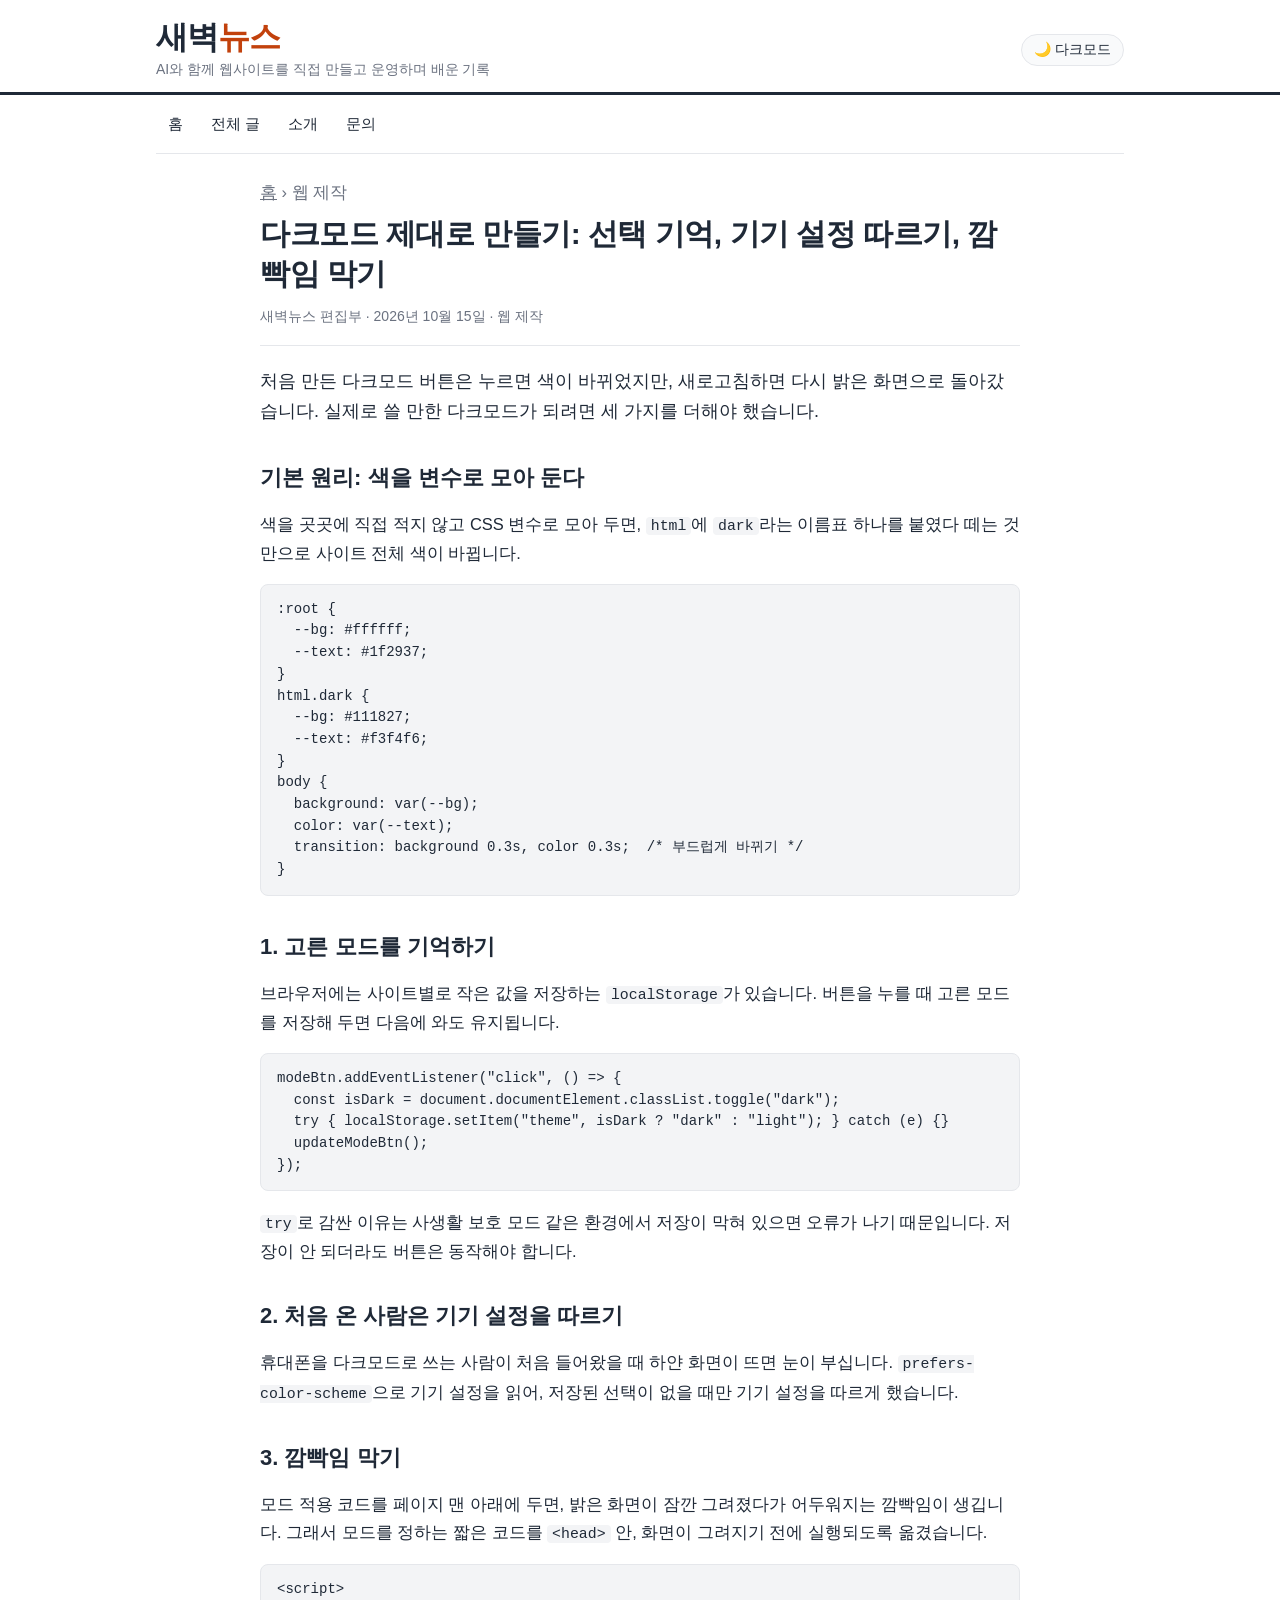
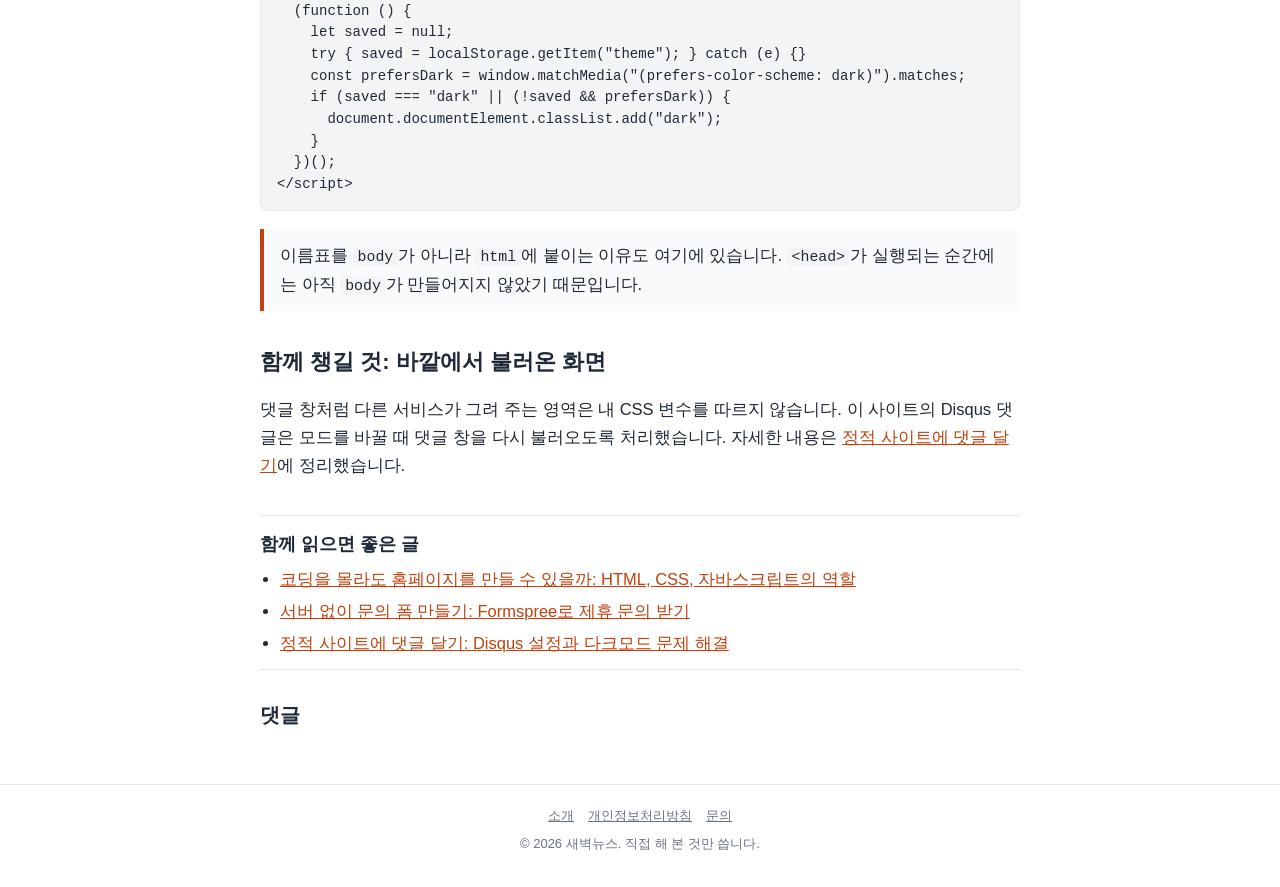
<file: articles/dark-mode.html>
<!DOCTYPE html>
<html lang="ko">
<head>
  <meta charset="UTF-8">
  <meta name="viewport" content="width=device-width, initial-scale=1.0">
  <title>다크모드 제대로 만들기: 선택 기억, 기기 설정 따르기, 깜빡임 막기 | 새벽뉴스</title>
  <meta name="description" content="버튼 하나로 색을 바꾸는 것은 쉽지만, 새로고침해도 유지되고 깜빡이지 않게 하려면 세 가지를 더 챙겨야 했습니다.">
  <meta property="og:site_name" content="새벽뉴스">
  <meta property="og:type" content="article">
  <meta property="og:title" content="다크모드 제대로 만들기: 선택 기억, 기기 설정 따르기, 깜빡임 막기">
  <meta property="og:description" content="버튼 하나로 색을 바꾸는 것은 쉽지만, 새로고침해도 유지되고 깜빡이지 않게 하려면 세 가지를 더 챙겨야 했습니다.">
  <meta property="og:url" content="https://githubtest2.pages.dev/articles/dark-mode">
  <link rel="canonical" href="https://githubtest2.pages.dev/articles/dark-mode">
  <meta name="google-adsense-account" content="ca-pub-3379650896174105">
  <script async src="https://pagead2.googlesyndication.com/pagead/js/adsbygoogle.js?client=ca-pub-3379650896174105"
       crossorigin="anonymous"></script>

  <!-- 화면이 그려지기 전에 저장된 모드를 먼저 적용 (깜빡임 방지) -->
  <script>
    (function () {
      let saved = null;
      try { saved = localStorage.getItem("theme"); } catch (e) {}
      const prefersDark = window.matchMedia("(prefers-color-scheme: dark)").matches;
      if (saved === "dark" || (!saved && prefersDark)) {
        document.documentElement.classList.add("dark");
      }
    })();
  </script>
  <link rel="stylesheet" href="/style.css">
</head>
<body>

  <header>
    <div class="wrap top">
      <div>
        <p class="logo"><a href="/">새벽<span>뉴스</span></a></p>
        <p class="tagline">AI와 함께 웹사이트를 직접 만들고 운영하며 배운 기록</p>
      </div>
      <button id="modeBtn" type="button">🌙 다크모드</button>
    </div>
  </header>

  <div class="wrap">
    <nav class="site-nav" aria-label="주 메뉴">
      <a href="/">홈</a>
      <a href="/#articles">전체 글</a>
      <a href="/about">소개</a>
      <a href="/contact">문의</a>
    </nav>

    <article class="article">
      <p class="crumb"><a href="/">홈</a> › 웹 제작</p>
      <h1>다크모드 제대로 만들기: 선택 기억, 기기 설정 따르기, 깜빡임 막기</h1>
      <p class="meta">새벽뉴스 편집부 · <time datetime="2026-10-15">2026년 10월 15일</time> · 웹 제작</p>

<p class="lead">처음 만든 다크모드 버튼은 누르면 색이 바뀌었지만, 새로고침하면 다시 밝은 화면으로 돌아갔습니다. 실제로 쓸 만한 다크모드가 되려면 세 가지를 더해야 했습니다.</p>

<h2>기본 원리: 색을 변수로 모아 둔다</h2>
<p>색을 곳곳에 직접 적지 않고 CSS 변수로 모아 두면, <code>html</code>에 <code>dark</code>라는 이름표 하나를 붙였다 떼는 것만으로 사이트 전체 색이 바뀝니다.</p>
<pre><code>:root {
  --bg: #ffffff;
  --text: #1f2937;
}
html.dark {
  --bg: #111827;
  --text: #f3f4f6;
}
body {
  background: var(--bg);
  color: var(--text);
  transition: background 0.3s, color 0.3s;  /* 부드럽게 바뀌기 */
}</code></pre>


<h2>1. 고른 모드를 기억하기</h2>
<p>브라우저에는 사이트별로 작은 값을 저장하는 <code>localStorage</code>가 있습니다. 버튼을 누를 때 고른 모드를 저장해 두면 다음에 와도 유지됩니다.</p>
<pre><code>modeBtn.addEventListener("click", () =&gt; {
  const isDark = document.documentElement.classList.toggle("dark");
  try { localStorage.setItem("theme", isDark ? "dark" : "light"); } catch (e) {}
  updateModeBtn();
});</code></pre>

<p><code>try</code>로 감싼 이유는 사생활 보호 모드 같은 환경에서 저장이 막혀 있으면 오류가 나기 때문입니다. 저장이 안 되더라도 버튼은 동작해야 합니다.</p>

<h2>2. 처음 온 사람은 기기 설정을 따르기</h2>
<p>휴대폰을 다크모드로 쓰는 사람이 처음 들어왔을 때 하얀 화면이 뜨면 눈이 부십니다. <code>prefers-color-scheme</code>으로 기기 설정을 읽어, 저장된 선택이 없을 때만 기기 설정을 따르게 했습니다.</p>

<h2>3. 깜빡임 막기</h2>
<p>모드 적용 코드를 페이지 맨 아래에 두면, 밝은 화면이 잠깐 그려졌다가 어두워지는 깜빡임이 생깁니다. 그래서 모드를 정하는 짧은 코드를 <code>&lt;head&gt;</code> 안, 화면이 그려지기 전에 실행되도록 옮겼습니다.</p>
<pre><code>&lt;script&gt;
  (function () {
    let saved = null;
    try { saved = localStorage.getItem("theme"); } catch (e) {}
    const prefersDark = window.matchMedia("(prefers-color-scheme: dark)").matches;
    if (saved === "dark" || (!saved &amp;&amp; prefersDark)) {
      document.documentElement.classList.add("dark");
    }
  })();
&lt;/script&gt;</code></pre>

<div class="note"><p>이름표를 <code>body</code>가 아니라 <code>html</code>에 붙이는 이유도 여기에 있습니다. <code>&lt;head&gt;</code>가 실행되는 순간에는 아직 <code>body</code>가 만들어지지 않았기 때문입니다.</p></div>

<h2>함께 챙길 것: 바깥에서 불러온 화면</h2>
<p>댓글 창처럼 다른 서비스가 그려 주는 영역은 내 CSS 변수를 따르지 않습니다. 이 사이트의 Disqus 댓글은 모드를 바꿀 때 댓글 창을 다시 불러오도록 처리했습니다. 자세한 내용은 <a href="/articles/disqus-comments">정적 사이트에 댓글 달기</a>에 정리했습니다.</p>

      <section class="related">
        <h2>함께 읽으면 좋은 글</h2>
        <ul>
<li><a href="/articles/first-homepage">코딩을 몰라도 홈페이지를 만들 수 있을까: HTML, CSS, 자바스크립트의 역할</a></li>
<li><a href="/articles/formspree-contact-form">서버 없이 문의 폼 만들기: Formspree로 제휴 문의 받기</a></li>
<li><a href="/articles/disqus-comments">정적 사이트에 댓글 달기: Disqus 설정과 다크모드 문제 해결</a></li>
        </ul>
      </section>
    </article>

    <!-- 댓글 (Disqus) -->
    <section class="comments" id="comments">
      <h2>댓글</h2>
      <div id="disqus_thread"></div>
      <noscript>Please enable JavaScript to view the <a href="https://disqus.com/?ref_noscript">comments powered by Disqus.</a></noscript>
    </section>
    <script>
      // 글마다 대표 주소와 고유 이름을 고정해 댓글이 갈라지지 않게 함
      var disqus_config = function () {
        this.page.url = "https://githubtest2.pages.dev/articles/dark-mode";
        this.page.identifier = "dark-mode";
      };
      (function () {
        var d = document, s = d.createElement("script");
        s.src = "https://test-pfldoymxti.disqus.com/embed.js";
        s.setAttribute("data-timestamp", +new Date());
        (d.head || d.body).appendChild(s);
      })();
      // Disqus는 처음 열릴 때의 배경색으로 글자색을 정하므로, 모드를 바꾸면 댓글 창을 다시 불러옴
      window.reloadComments = function () {
        if (!window.DISQUS) return;
        setTimeout(function () { DISQUS.reset({ reload: true, config: disqus_config }); }, 350);
      };
    </script>
  </div>

  <footer>
    <nav aria-label="사이트 정보">
      <a href="/about">소개</a>
      <a href="/privacy">개인정보처리방침</a>
      <a href="/contact">문의</a>
    </nav>
    © 2026 새벽뉴스. 직접 해 본 것만 씁니다.
  </footer>

  <script src="/site.js"></script>
</body>
</html>
</file>
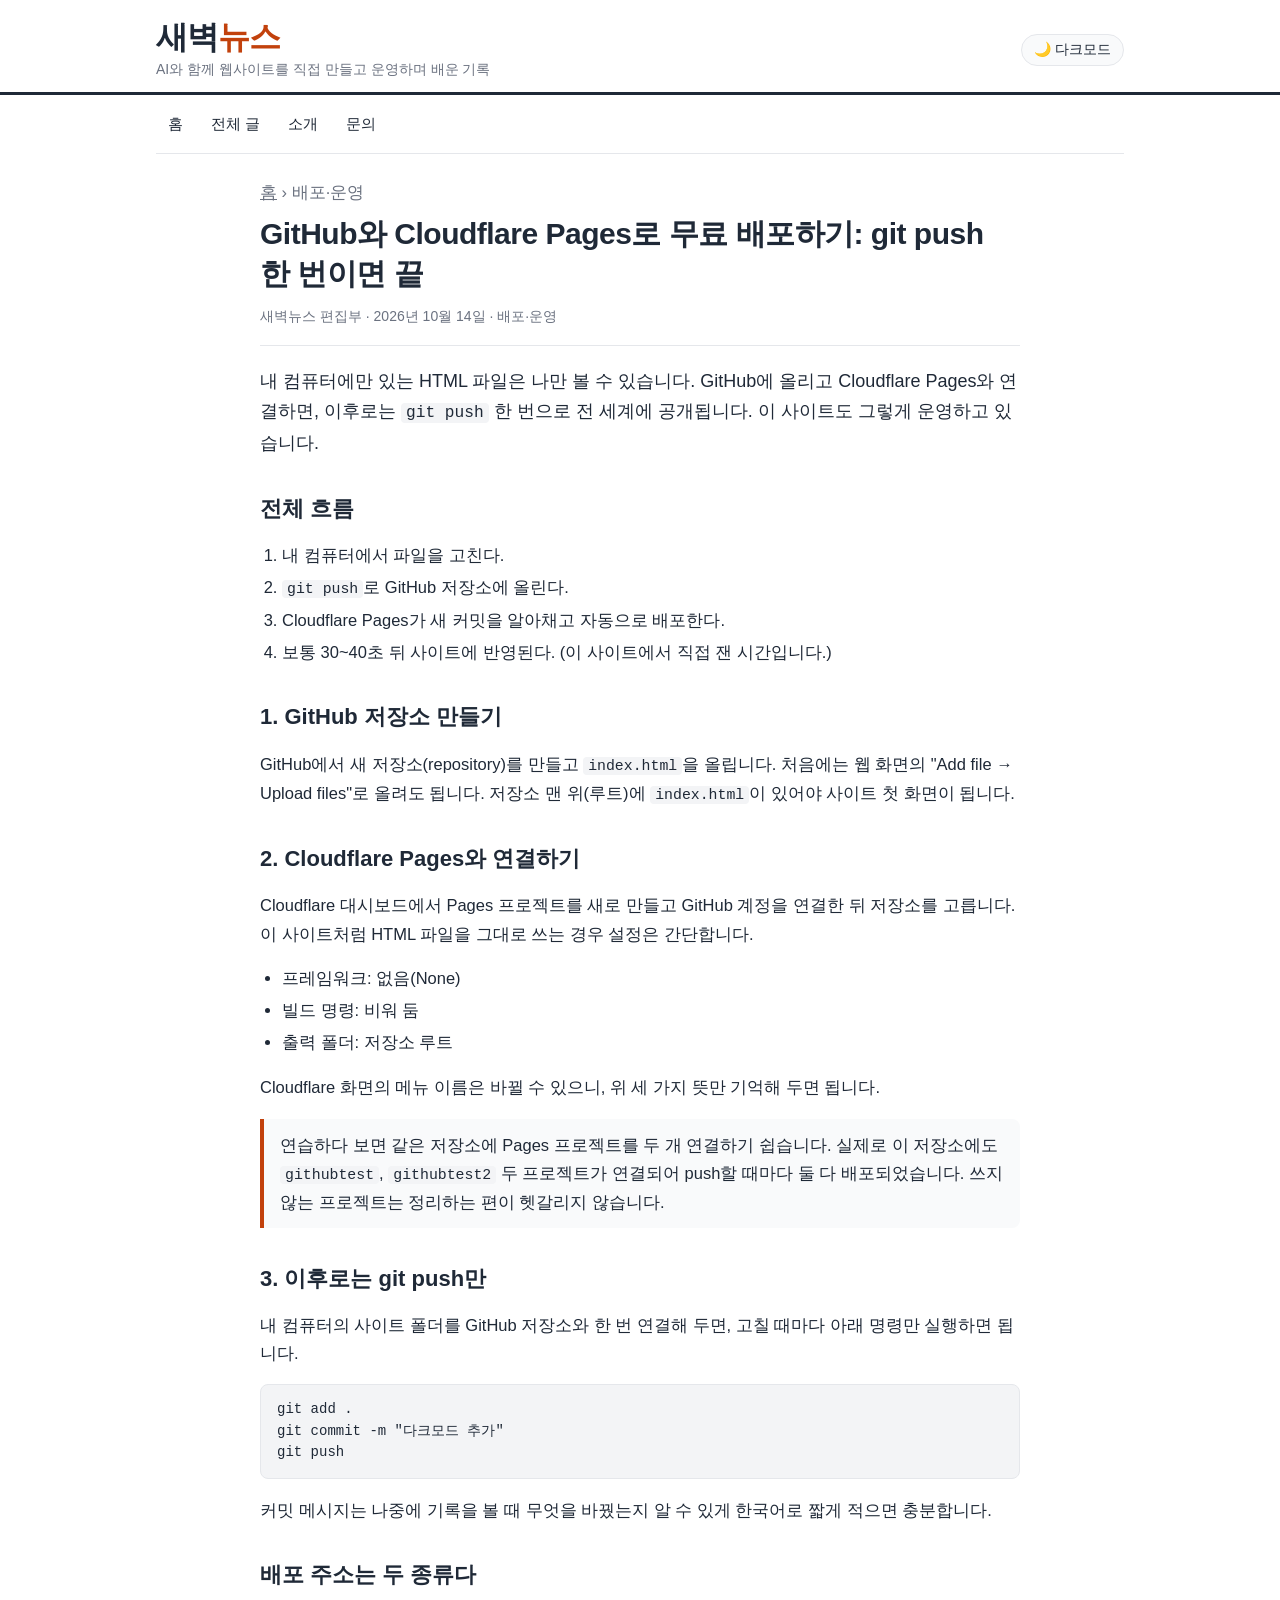
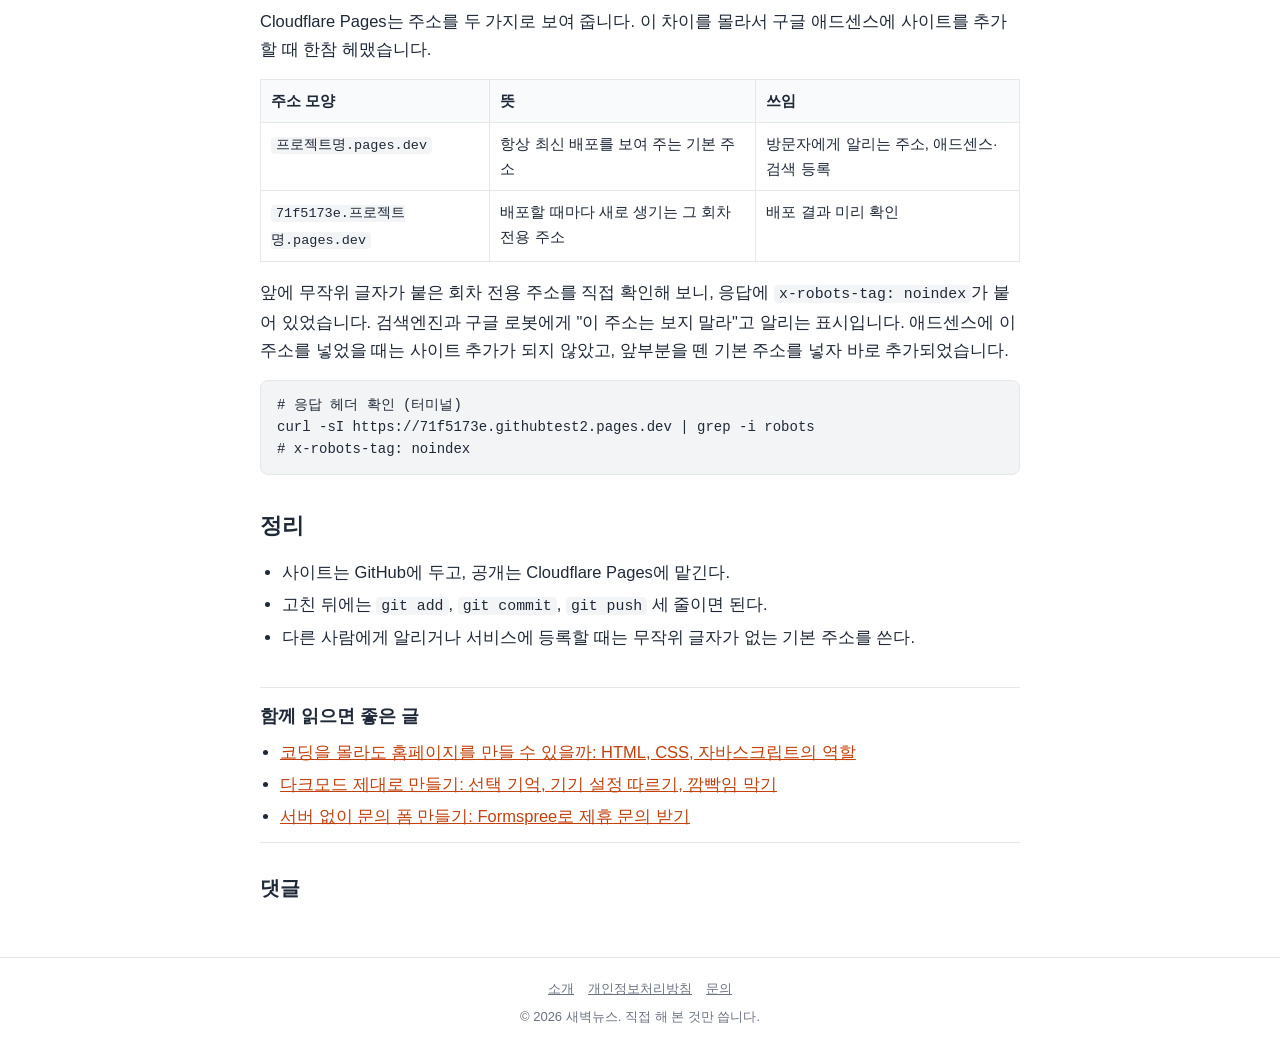
<file: articles/deploy-cloudflare-pages.html>
<!DOCTYPE html>
<html lang="ko">
<head>
  <meta charset="UTF-8">
  <meta name="viewport" content="width=device-width, initial-scale=1.0">
  <title>GitHub와 Cloudflare Pages로 무료 배포하기: git push 한 번이면 끝 | 새벽뉴스</title>
  <meta name="description" content="내 컴퓨터의 HTML 파일을 누구나 볼 수 있는 웹사이트로 공개하는 과정과, 배포 주소 두 종류의 차이를 정리했습니다.">
  <meta property="og:site_name" content="새벽뉴스">
  <meta property="og:type" content="article">
  <meta property="og:title" content="GitHub와 Cloudflare Pages로 무료 배포하기: git push 한 번이면 끝">
  <meta property="og:description" content="내 컴퓨터의 HTML 파일을 누구나 볼 수 있는 웹사이트로 공개하는 과정과, 배포 주소 두 종류의 차이를 정리했습니다.">
  <meta property="og:url" content="https://githubtest2.pages.dev/articles/deploy-cloudflare-pages">
  <link rel="canonical" href="https://githubtest2.pages.dev/articles/deploy-cloudflare-pages">
  <meta name="google-adsense-account" content="ca-pub-3379650896174105">
  <script async src="https://pagead2.googlesyndication.com/pagead/js/adsbygoogle.js?client=ca-pub-3379650896174105"
       crossorigin="anonymous"></script>

  <!-- 화면이 그려지기 전에 저장된 모드를 먼저 적용 (깜빡임 방지) -->
  <script>
    (function () {
      let saved = null;
      try { saved = localStorage.getItem("theme"); } catch (e) {}
      const prefersDark = window.matchMedia("(prefers-color-scheme: dark)").matches;
      if (saved === "dark" || (!saved && prefersDark)) {
        document.documentElement.classList.add("dark");
      }
    })();
  </script>
  <link rel="stylesheet" href="/style.css">
</head>
<body>

  <header>
    <div class="wrap top">
      <div>
        <p class="logo"><a href="/">새벽<span>뉴스</span></a></p>
        <p class="tagline">AI와 함께 웹사이트를 직접 만들고 운영하며 배운 기록</p>
      </div>
      <button id="modeBtn" type="button">🌙 다크모드</button>
    </div>
  </header>

  <div class="wrap">
    <nav class="site-nav" aria-label="주 메뉴">
      <a href="/">홈</a>
      <a href="/#articles">전체 글</a>
      <a href="/about">소개</a>
      <a href="/contact">문의</a>
    </nav>

    <article class="article">
      <p class="crumb"><a href="/">홈</a> › 배포·운영</p>
      <h1>GitHub와 Cloudflare Pages로 무료 배포하기: git push 한 번이면 끝</h1>
      <p class="meta">새벽뉴스 편집부 · <time datetime="2026-10-14">2026년 10월 14일</time> · 배포·운영</p>

<p class="lead">내 컴퓨터에만 있는 HTML 파일은 나만 볼 수 있습니다. GitHub에 올리고 Cloudflare Pages와 연결하면, 이후로는 <code>git push</code> 한 번으로 전 세계에 공개됩니다. 이 사이트도 그렇게 운영하고 있습니다.</p>

<h2>전체 흐름</h2>
<ol>
<li>내 컴퓨터에서 파일을 고친다.</li>
<li><code>git push</code>로 GitHub 저장소에 올린다.</li>
<li>Cloudflare Pages가 새 커밋을 알아채고 자동으로 배포한다.</li>
<li>보통 30~40초 뒤 사이트에 반영된다. (이 사이트에서 직접 잰 시간입니다.)</li>
</ol>

<h2>1. GitHub 저장소 만들기</h2>
<p>GitHub에서 새 저장소(repository)를 만들고 <code>index.html</code>을 올립니다. 처음에는 웹 화면의 "Add file → Upload files"로 올려도 됩니다. 저장소 맨 위(루트)에 <code>index.html</code>이 있어야 사이트 첫 화면이 됩니다.</p>

<h2>2. Cloudflare Pages와 연결하기</h2>
<p>Cloudflare 대시보드에서 Pages 프로젝트를 새로 만들고 GitHub 계정을 연결한 뒤 저장소를 고릅니다. 이 사이트처럼 HTML 파일을 그대로 쓰는 경우 설정은 간단합니다.</p>
<ul>
<li>프레임워크: 없음(None)</li>
<li>빌드 명령: 비워 둠</li>
<li>출력 폴더: 저장소 루트</li>
</ul>
<p>Cloudflare 화면의 메뉴 이름은 바뀔 수 있으니, 위 세 가지 뜻만 기억해 두면 됩니다.</p>
<div class="note"><p>연습하다 보면 같은 저장소에 Pages 프로젝트를 두 개 연결하기 쉽습니다. 실제로 이 저장소에도 <code>githubtest</code>, <code>githubtest2</code> 두 프로젝트가 연결되어 push할 때마다 둘 다 배포되었습니다. 쓰지 않는 프로젝트는 정리하는 편이 헷갈리지 않습니다.</p></div>

<h2>3. 이후로는 git push만</h2>
<p>내 컴퓨터의 사이트 폴더를 GitHub 저장소와 한 번 연결해 두면, 고칠 때마다 아래 명령만 실행하면 됩니다.</p>
<pre><code>git add .
git commit -m "다크모드 추가"
git push</code></pre>

<p>커밋 메시지는 나중에 기록을 볼 때 무엇을 바꿨는지 알 수 있게 한국어로 짧게 적으면 충분합니다.</p>

<h2>배포 주소는 두 종류다</h2>
<p>Cloudflare Pages는 주소를 두 가지로 보여 줍니다. 이 차이를 몰라서 구글 애드센스에 사이트를 추가할 때 한참 헤맸습니다.</p>
<table>
<tr><th>주소 모양</th><th>뜻</th><th>쓰임</th></tr>
<tr><td><code>프로젝트명.pages.dev</code></td><td>항상 최신 배포를 보여 주는 기본 주소</td><td>방문자에게 알리는 주소, 애드센스·검색 등록</td></tr>
<tr><td><code>71f5173e.프로젝트명.pages.dev</code></td><td>배포할 때마다 새로 생기는 그 회차 전용 주소</td><td>배포 결과 미리 확인</td></tr>
</table>
<p>앞에 무작위 글자가 붙은 회차 전용 주소를 직접 확인해 보니, 응답에 <code>x-robots-tag: noindex</code>가 붙어 있었습니다. 검색엔진과 구글 로봇에게 "이 주소는 보지 말라"고 알리는 표시입니다. 애드센스에 이 주소를 넣었을 때는 사이트 추가가 되지 않았고, 앞부분을 뗀 기본 주소를 넣자 바로 추가되었습니다.</p>
<pre><code># 응답 헤더 확인 (터미널)
curl -sI https://71f5173e.githubtest2.pages.dev | grep -i robots
# x-robots-tag: noindex</code></pre>


<h2>정리</h2>
<ul>
<li>사이트는 GitHub에 두고, 공개는 Cloudflare Pages에 맡긴다.</li>
<li>고친 뒤에는 <code>git add</code>, <code>git commit</code>, <code>git push</code> 세 줄이면 된다.</li>
<li>다른 사람에게 알리거나 서비스에 등록할 때는 무작위 글자가 없는 기본 주소를 쓴다.</li>
</ul>

      <section class="related">
        <h2>함께 읽으면 좋은 글</h2>
        <ul>
<li><a href="/articles/first-homepage">코딩을 몰라도 홈페이지를 만들 수 있을까: HTML, CSS, 자바스크립트의 역할</a></li>
<li><a href="/articles/dark-mode">다크모드 제대로 만들기: 선택 기억, 기기 설정 따르기, 깜빡임 막기</a></li>
<li><a href="/articles/formspree-contact-form">서버 없이 문의 폼 만들기: Formspree로 제휴 문의 받기</a></li>
        </ul>
      </section>
    </article>

    <!-- 댓글 (Disqus) -->
    <section class="comments" id="comments">
      <h2>댓글</h2>
      <div id="disqus_thread"></div>
      <noscript>Please enable JavaScript to view the <a href="https://disqus.com/?ref_noscript">comments powered by Disqus.</a></noscript>
    </section>
    <script>
      // 글마다 대표 주소와 고유 이름을 고정해 댓글이 갈라지지 않게 함
      var disqus_config = function () {
        this.page.url = "https://githubtest2.pages.dev/articles/deploy-cloudflare-pages";
        this.page.identifier = "deploy-cloudflare-pages";
      };
      (function () {
        var d = document, s = d.createElement("script");
        s.src = "https://test-pfldoymxti.disqus.com/embed.js";
        s.setAttribute("data-timestamp", +new Date());
        (d.head || d.body).appendChild(s);
      })();
      // Disqus는 처음 열릴 때의 배경색으로 글자색을 정하므로, 모드를 바꾸면 댓글 창을 다시 불러옴
      window.reloadComments = function () {
        if (!window.DISQUS) return;
        setTimeout(function () { DISQUS.reset({ reload: true, config: disqus_config }); }, 350);
      };
    </script>
  </div>

  <footer>
    <nav aria-label="사이트 정보">
      <a href="/about">소개</a>
      <a href="/privacy">개인정보처리방침</a>
      <a href="/contact">문의</a>
    </nav>
    © 2026 새벽뉴스. 직접 해 본 것만 씁니다.
  </footer>

  <script src="/site.js"></script>
</body>
</html>
</file>
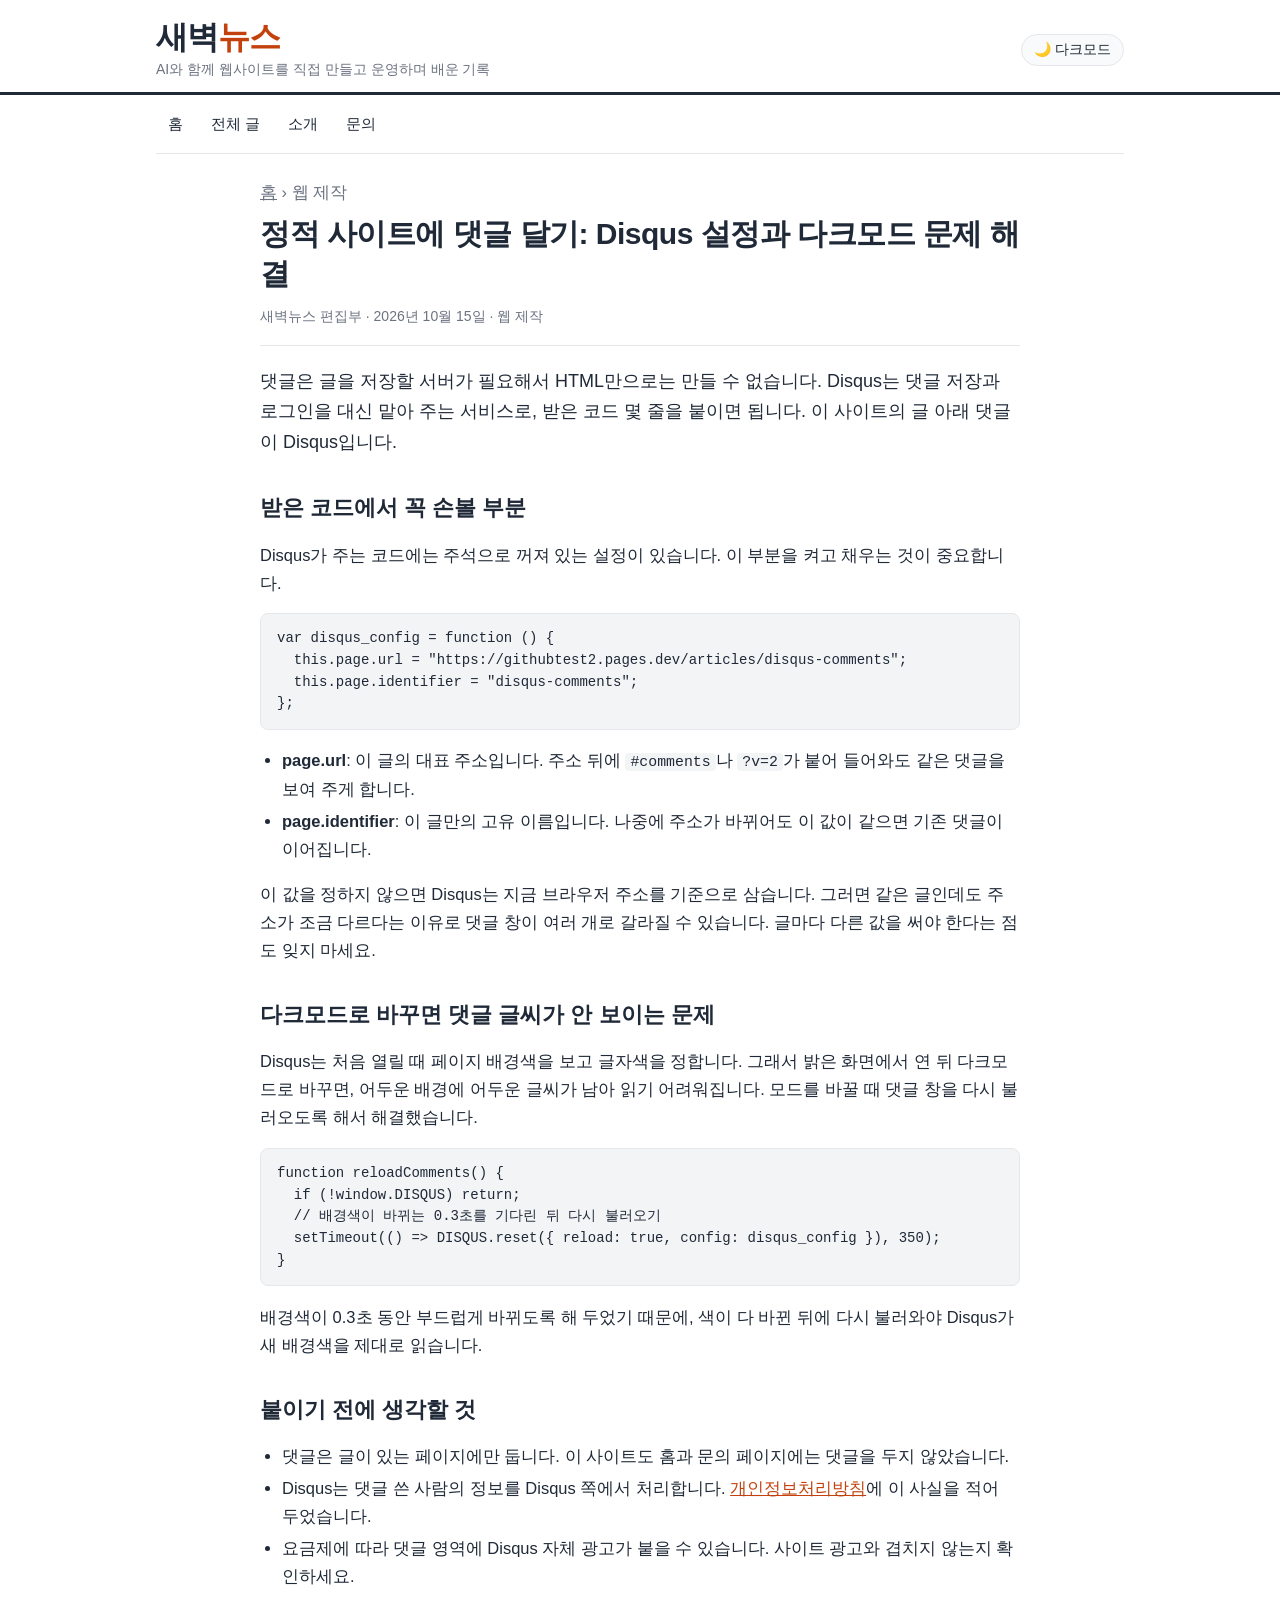
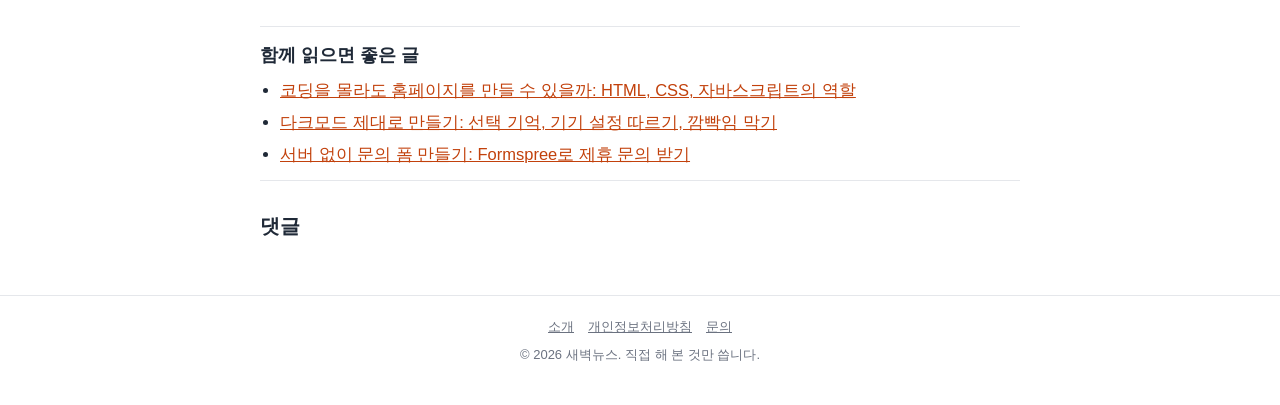
<file: articles/disqus-comments.html>
<!DOCTYPE html>
<html lang="ko">
<head>
  <meta charset="UTF-8">
  <meta name="viewport" content="width=device-width, initial-scale=1.0">
  <title>정적 사이트에 댓글 달기: Disqus 설정과 다크모드 문제 해결 | 새벽뉴스</title>
  <meta name="description" content="서버 없는 사이트에 Disqus로 댓글을 붙이고, 주소가 조금씩 달라도 댓글이 갈라지지 않게 하는 설정과 다크모드 전환 문제를 정리했습니다.">
  <meta property="og:site_name" content="새벽뉴스">
  <meta property="og:type" content="article">
  <meta property="og:title" content="정적 사이트에 댓글 달기: Disqus 설정과 다크모드 문제 해결">
  <meta property="og:description" content="서버 없는 사이트에 Disqus로 댓글을 붙이고, 주소가 조금씩 달라도 댓글이 갈라지지 않게 하는 설정과 다크모드 전환 문제를 정리했습니다.">
  <meta property="og:url" content="https://githubtest2.pages.dev/articles/disqus-comments">
  <link rel="canonical" href="https://githubtest2.pages.dev/articles/disqus-comments">
  <meta name="google-adsense-account" content="ca-pub-3379650896174105">
  <script async src="https://pagead2.googlesyndication.com/pagead/js/adsbygoogle.js?client=ca-pub-3379650896174105"
       crossorigin="anonymous"></script>

  <!-- 화면이 그려지기 전에 저장된 모드를 먼저 적용 (깜빡임 방지) -->
  <script>
    (function () {
      let saved = null;
      try { saved = localStorage.getItem("theme"); } catch (e) {}
      const prefersDark = window.matchMedia("(prefers-color-scheme: dark)").matches;
      if (saved === "dark" || (!saved && prefersDark)) {
        document.documentElement.classList.add("dark");
      }
    })();
  </script>
  <link rel="stylesheet" href="/style.css">
</head>
<body>

  <header>
    <div class="wrap top">
      <div>
        <p class="logo"><a href="/">새벽<span>뉴스</span></a></p>
        <p class="tagline">AI와 함께 웹사이트를 직접 만들고 운영하며 배운 기록</p>
      </div>
      <button id="modeBtn" type="button">🌙 다크모드</button>
    </div>
  </header>

  <div class="wrap">
    <nav class="site-nav" aria-label="주 메뉴">
      <a href="/">홈</a>
      <a href="/#articles">전체 글</a>
      <a href="/about">소개</a>
      <a href="/contact">문의</a>
    </nav>

    <article class="article">
      <p class="crumb"><a href="/">홈</a> › 웹 제작</p>
      <h1>정적 사이트에 댓글 달기: Disqus 설정과 다크모드 문제 해결</h1>
      <p class="meta">새벽뉴스 편집부 · <time datetime="2026-10-15">2026년 10월 15일</time> · 웹 제작</p>

<p class="lead">댓글은 글을 저장할 서버가 필요해서 HTML만으로는 만들 수 없습니다. Disqus는 댓글 저장과 로그인을 대신 맡아 주는 서비스로, 받은 코드 몇 줄을 붙이면 됩니다. 이 사이트의 글 아래 댓글이 Disqus입니다.</p>

<h2>받은 코드에서 꼭 손볼 부분</h2>
<p>Disqus가 주는 코드에는 주석으로 꺼져 있는 설정이 있습니다. 이 부분을 켜고 채우는 것이 중요합니다.</p>
<pre><code>var disqus_config = function () {
  this.page.url = "https://githubtest2.pages.dev/articles/disqus-comments";
  this.page.identifier = "disqus-comments";
};</code></pre>

<ul>
<li><strong>page.url</strong>: 이 글의 대표 주소입니다. 주소 뒤에 <code>#comments</code>나 <code>?v=2</code>가 붙어 들어와도 같은 댓글을 보여 주게 합니다.</li>
<li><strong>page.identifier</strong>: 이 글만의 고유 이름입니다. 나중에 주소가 바뀌어도 이 값이 같으면 기존 댓글이 이어집니다.</li>
</ul>
<p>이 값을 정하지 않으면 Disqus는 지금 브라우저 주소를 기준으로 삼습니다. 그러면 같은 글인데도 주소가 조금 다르다는 이유로 댓글 창이 여러 개로 갈라질 수 있습니다. 글마다 다른 값을 써야 한다는 점도 잊지 마세요.</p>

<h2>다크모드로 바꾸면 댓글 글씨가 안 보이는 문제</h2>
<p>Disqus는 처음 열릴 때 페이지 배경색을 보고 글자색을 정합니다. 그래서 밝은 화면에서 연 뒤 다크모드로 바꾸면, 어두운 배경에 어두운 글씨가 남아 읽기 어려워집니다. 모드를 바꿀 때 댓글 창을 다시 불러오도록 해서 해결했습니다.</p>
<pre><code>function reloadComments() {
  if (!window.DISQUS) return;
  // 배경색이 바뀌는 0.3초를 기다린 뒤 다시 불러오기
  setTimeout(() =&gt; DISQUS.reset({ reload: true, config: disqus_config }), 350);
}</code></pre>

<p>배경색이 0.3초 동안 부드럽게 바뀌도록 해 두었기 때문에, 색이 다 바뀐 뒤에 다시 불러와야 Disqus가 새 배경색을 제대로 읽습니다.</p>

<h2>붙이기 전에 생각할 것</h2>
<ul>
<li>댓글은 글이 있는 페이지에만 둡니다. 이 사이트도 홈과 문의 페이지에는 댓글을 두지 않았습니다.</li>
<li>Disqus는 댓글 쓴 사람의 정보를 Disqus 쪽에서 처리합니다. <a href="/privacy">개인정보처리방침</a>에 이 사실을 적어 두었습니다.</li>
<li>요금제에 따라 댓글 영역에 Disqus 자체 광고가 붙을 수 있습니다. 사이트 광고와 겹치지 않는지 확인하세요.</li>
</ul>

      <section class="related">
        <h2>함께 읽으면 좋은 글</h2>
        <ul>
<li><a href="/articles/first-homepage">코딩을 몰라도 홈페이지를 만들 수 있을까: HTML, CSS, 자바스크립트의 역할</a></li>
<li><a href="/articles/dark-mode">다크모드 제대로 만들기: 선택 기억, 기기 설정 따르기, 깜빡임 막기</a></li>
<li><a href="/articles/formspree-contact-form">서버 없이 문의 폼 만들기: Formspree로 제휴 문의 받기</a></li>
        </ul>
      </section>
    </article>

    <!-- 댓글 (Disqus) -->
    <section class="comments" id="comments">
      <h2>댓글</h2>
      <div id="disqus_thread"></div>
      <noscript>Please enable JavaScript to view the <a href="https://disqus.com/?ref_noscript">comments powered by Disqus.</a></noscript>
    </section>
    <script>
      // 글마다 대표 주소와 고유 이름을 고정해 댓글이 갈라지지 않게 함
      var disqus_config = function () {
        this.page.url = "https://githubtest2.pages.dev/articles/disqus-comments";
        this.page.identifier = "disqus-comments";
      };
      (function () {
        var d = document, s = d.createElement("script");
        s.src = "https://test-pfldoymxti.disqus.com/embed.js";
        s.setAttribute("data-timestamp", +new Date());
        (d.head || d.body).appendChild(s);
      })();
      // Disqus는 처음 열릴 때의 배경색으로 글자색을 정하므로, 모드를 바꾸면 댓글 창을 다시 불러옴
      window.reloadComments = function () {
        if (!window.DISQUS) return;
        setTimeout(function () { DISQUS.reset({ reload: true, config: disqus_config }); }, 350);
      };
    </script>
  </div>

  <footer>
    <nav aria-label="사이트 정보">
      <a href="/about">소개</a>
      <a href="/privacy">개인정보처리방침</a>
      <a href="/contact">문의</a>
    </nav>
    © 2026 새벽뉴스. 직접 해 본 것만 씁니다.
  </footer>

  <script src="/site.js"></script>
</body>
</html>
</file>
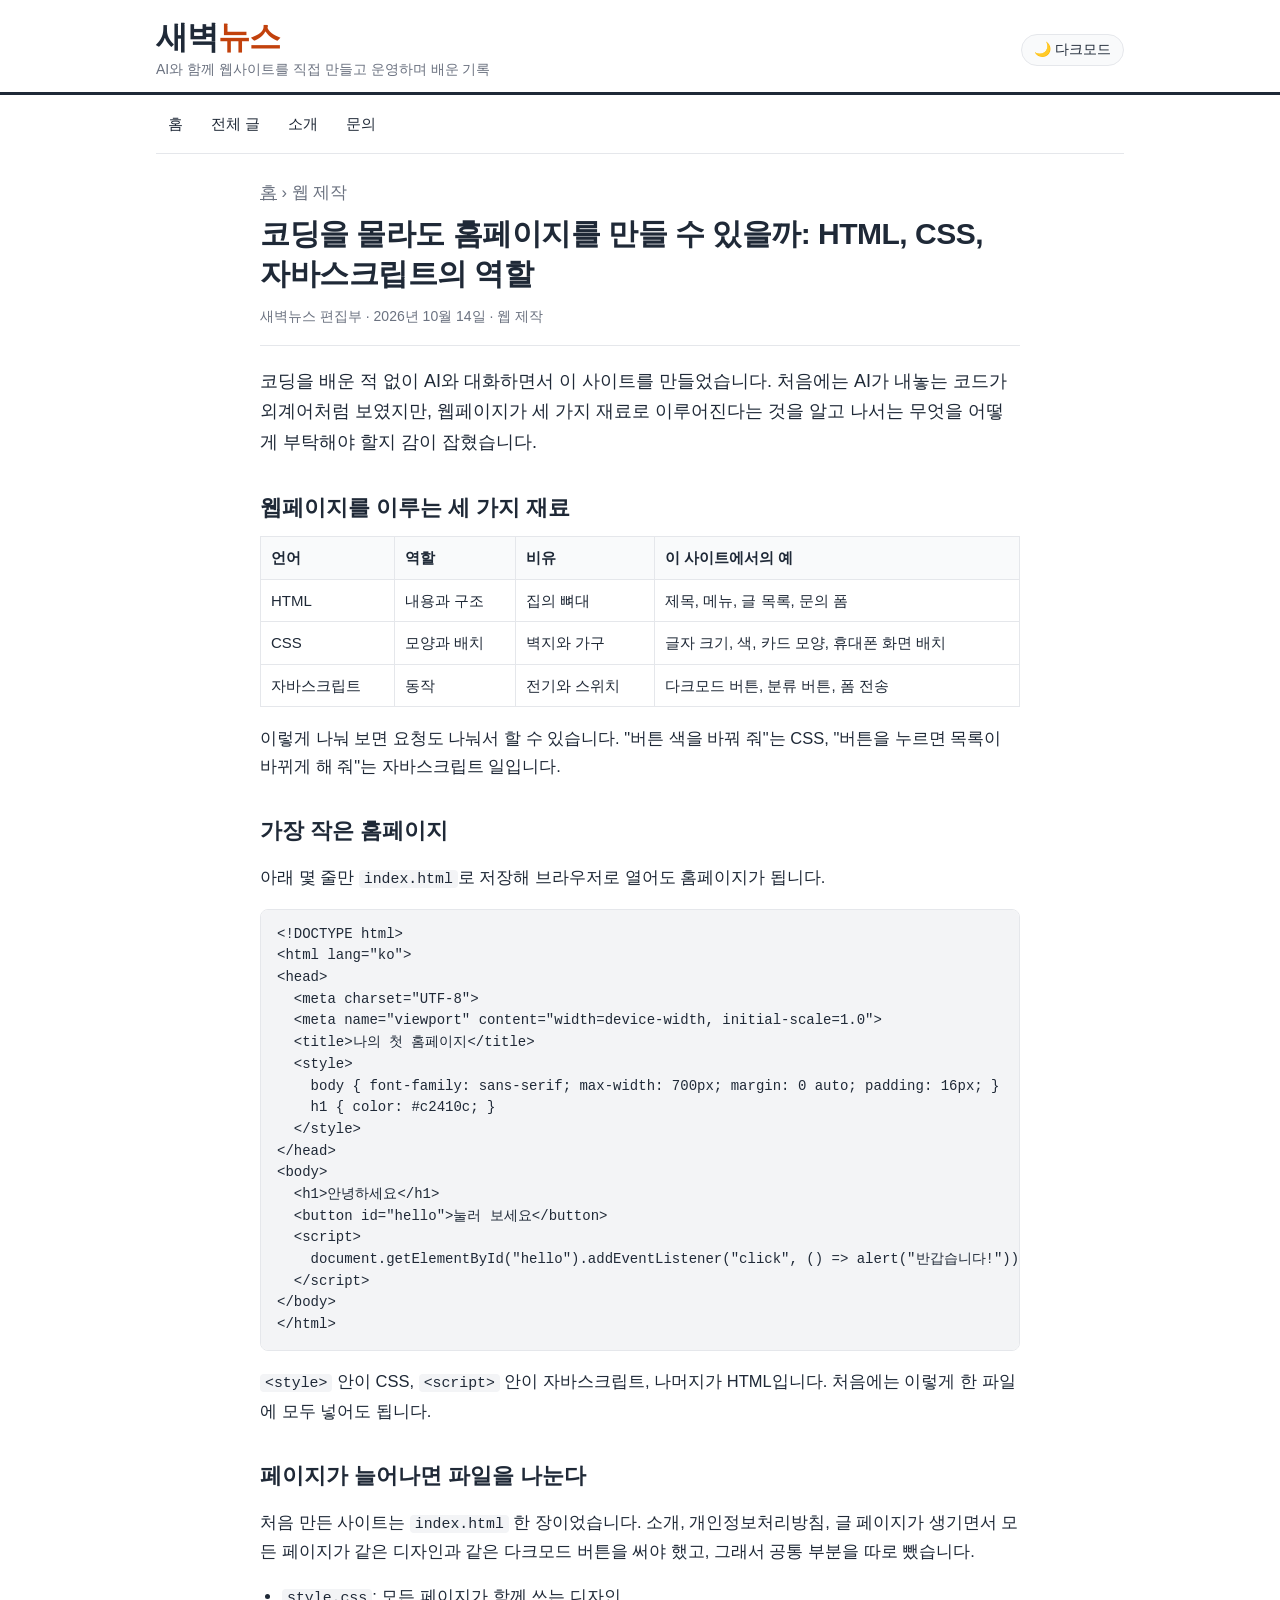
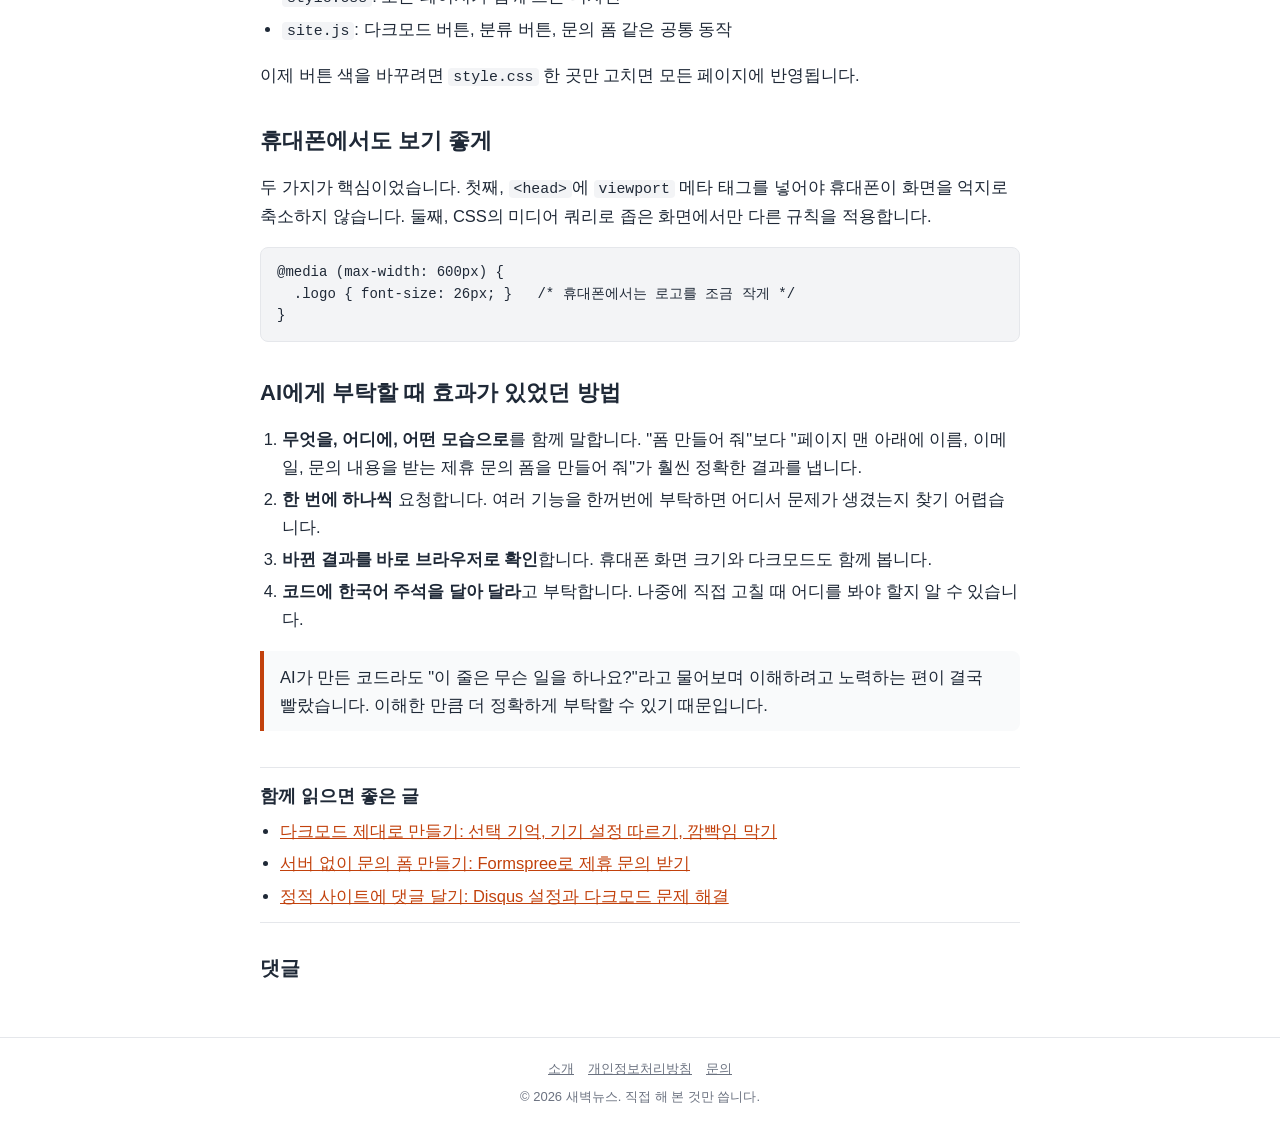
<file: articles/first-homepage.html>
<!DOCTYPE html>
<html lang="ko">
<head>
  <meta charset="UTF-8">
  <meta name="viewport" content="width=device-width, initial-scale=1.0">
  <title>코딩을 몰라도 홈페이지를 만들 수 있을까: HTML, CSS, 자바스크립트의 역할 | 새벽뉴스</title>
  <meta name="description" content="AI와 대화하며 첫 홈페이지를 만들어 보니, 세 가지 언어의 역할만 알아도 무엇을 어떻게 부탁할지가 보였습니다.">
  <meta property="og:site_name" content="새벽뉴스">
  <meta property="og:type" content="article">
  <meta property="og:title" content="코딩을 몰라도 홈페이지를 만들 수 있을까: HTML, CSS, 자바스크립트의 역할">
  <meta property="og:description" content="AI와 대화하며 첫 홈페이지를 만들어 보니, 세 가지 언어의 역할만 알아도 무엇을 어떻게 부탁할지가 보였습니다.">
  <meta property="og:url" content="https://githubtest2.pages.dev/articles/first-homepage">
  <link rel="canonical" href="https://githubtest2.pages.dev/articles/first-homepage">
  <meta name="google-adsense-account" content="ca-pub-3379650896174105">
  <script async src="https://pagead2.googlesyndication.com/pagead/js/adsbygoogle.js?client=ca-pub-3379650896174105"
       crossorigin="anonymous"></script>

  <!-- 화면이 그려지기 전에 저장된 모드를 먼저 적용 (깜빡임 방지) -->
  <script>
    (function () {
      let saved = null;
      try { saved = localStorage.getItem("theme"); } catch (e) {}
      const prefersDark = window.matchMedia("(prefers-color-scheme: dark)").matches;
      if (saved === "dark" || (!saved && prefersDark)) {
        document.documentElement.classList.add("dark");
      }
    })();
  </script>
  <link rel="stylesheet" href="/style.css">
</head>
<body>

  <header>
    <div class="wrap top">
      <div>
        <p class="logo"><a href="/">새벽<span>뉴스</span></a></p>
        <p class="tagline">AI와 함께 웹사이트를 직접 만들고 운영하며 배운 기록</p>
      </div>
      <button id="modeBtn" type="button">🌙 다크모드</button>
    </div>
  </header>

  <div class="wrap">
    <nav class="site-nav" aria-label="주 메뉴">
      <a href="/">홈</a>
      <a href="/#articles">전체 글</a>
      <a href="/about">소개</a>
      <a href="/contact">문의</a>
    </nav>

    <article class="article">
      <p class="crumb"><a href="/">홈</a> › 웹 제작</p>
      <h1>코딩을 몰라도 홈페이지를 만들 수 있을까: HTML, CSS, 자바스크립트의 역할</h1>
      <p class="meta">새벽뉴스 편집부 · <time datetime="2026-10-14">2026년 10월 14일</time> · 웹 제작</p>

<p class="lead">코딩을 배운 적 없이 AI와 대화하면서 이 사이트를 만들었습니다. 처음에는 AI가 내놓는 코드가 외계어처럼 보였지만, 웹페이지가 세 가지 재료로 이루어진다는 것을 알고 나서는 무엇을 어떻게 부탁해야 할지 감이 잡혔습니다.</p>

<h2>웹페이지를 이루는 세 가지 재료</h2>
<table>
<tr><th>언어</th><th>역할</th><th>비유</th><th>이 사이트에서의 예</th></tr>
<tr><td>HTML</td><td>내용과 구조</td><td>집의 뼈대</td><td>제목, 메뉴, 글 목록, 문의 폼</td></tr>
<tr><td>CSS</td><td>모양과 배치</td><td>벽지와 가구</td><td>글자 크기, 색, 카드 모양, 휴대폰 화면 배치</td></tr>
<tr><td>자바스크립트</td><td>동작</td><td>전기와 스위치</td><td>다크모드 버튼, 분류 버튼, 폼 전송</td></tr>
</table>
<p>이렇게 나눠 보면 요청도 나눠서 할 수 있습니다. "버튼 색을 바꿔 줘"는 CSS, "버튼을 누르면 목록이 바뀌게 해 줘"는 자바스크립트 일입니다.</p>

<h2>가장 작은 홈페이지</h2>
<p>아래 몇 줄만 <code>index.html</code>로 저장해 브라우저로 열어도 홈페이지가 됩니다.</p>
<pre><code>&lt;!DOCTYPE html&gt;
&lt;html lang="ko"&gt;
&lt;head&gt;
  &lt;meta charset="UTF-8"&gt;
  &lt;meta name="viewport" content="width=device-width, initial-scale=1.0"&gt;
  &lt;title&gt;나의 첫 홈페이지&lt;/title&gt;
  &lt;style&gt;
    body { font-family: sans-serif; max-width: 700px; margin: 0 auto; padding: 16px; }
    h1 { color: #c2410c; }
  &lt;/style&gt;
&lt;/head&gt;
&lt;body&gt;
  &lt;h1&gt;안녕하세요&lt;/h1&gt;
  &lt;button id="hello"&gt;눌러 보세요&lt;/button&gt;
  &lt;script&gt;
    document.getElementById("hello").addEventListener("click", () =&gt; alert("반갑습니다!"));
  &lt;/script&gt;
&lt;/body&gt;
&lt;/html&gt;</code></pre>

<p><code>&lt;style&gt;</code> 안이 CSS, <code>&lt;script&gt;</code> 안이 자바스크립트, 나머지가 HTML입니다. 처음에는 이렇게 한 파일에 모두 넣어도 됩니다.</p>

<h2>페이지가 늘어나면 파일을 나눈다</h2>
<p>처음 만든 사이트는 <code>index.html</code> 한 장이었습니다. 소개, 개인정보처리방침, 글 페이지가 생기면서 모든 페이지가 같은 디자인과 같은 다크모드 버튼을 써야 했고, 그래서 공통 부분을 따로 뺐습니다.</p>
<ul>
<li><code>style.css</code>: 모든 페이지가 함께 쓰는 디자인</li>
<li><code>site.js</code>: 다크모드 버튼, 분류 버튼, 문의 폼 같은 공통 동작</li>
</ul>
<p>이제 버튼 색을 바꾸려면 <code>style.css</code> 한 곳만 고치면 모든 페이지에 반영됩니다.</p>

<h2>휴대폰에서도 보기 좋게</h2>
<p>두 가지가 핵심이었습니다. 첫째, <code>&lt;head&gt;</code>에 <code>viewport</code> 메타 태그를 넣어야 휴대폰이 화면을 억지로 축소하지 않습니다. 둘째, CSS의 미디어 쿼리로 좁은 화면에서만 다른 규칙을 적용합니다.</p>
<pre><code>@media (max-width: 600px) {
  .logo { font-size: 26px; }   /* 휴대폰에서는 로고를 조금 작게 */
}</code></pre>


<h2>AI에게 부탁할 때 효과가 있었던 방법</h2>
<ol>
<li><strong>무엇을, 어디에, 어떤 모습으로</strong>를 함께 말합니다. "폼 만들어 줘"보다 "페이지 맨 아래에 이름, 이메일, 문의 내용을 받는 제휴 문의 폼을 만들어 줘"가 훨씬 정확한 결과를 냅니다.</li>
<li><strong>한 번에 하나씩</strong> 요청합니다. 여러 기능을 한꺼번에 부탁하면 어디서 문제가 생겼는지 찾기 어렵습니다.</li>
<li><strong>바뀐 결과를 바로 브라우저로 확인</strong>합니다. 휴대폰 화면 크기와 다크모드도 함께 봅니다.</li>
<li><strong>코드에 한국어 주석을 달아 달라</strong>고 부탁합니다. 나중에 직접 고칠 때 어디를 봐야 할지 알 수 있습니다.</li>
</ol>
<div class="note"><p>AI가 만든 코드라도 "이 줄은 무슨 일을 하나요?"라고 물어보며 이해하려고 노력하는 편이 결국 빨랐습니다. 이해한 만큼 더 정확하게 부탁할 수 있기 때문입니다.</p></div>

      <section class="related">
        <h2>함께 읽으면 좋은 글</h2>
        <ul>
<li><a href="/articles/dark-mode">다크모드 제대로 만들기: 선택 기억, 기기 설정 따르기, 깜빡임 막기</a></li>
<li><a href="/articles/formspree-contact-form">서버 없이 문의 폼 만들기: Formspree로 제휴 문의 받기</a></li>
<li><a href="/articles/disqus-comments">정적 사이트에 댓글 달기: Disqus 설정과 다크모드 문제 해결</a></li>
        </ul>
      </section>
    </article>

    <!-- 댓글 (Disqus) -->
    <section class="comments" id="comments">
      <h2>댓글</h2>
      <div id="disqus_thread"></div>
      <noscript>Please enable JavaScript to view the <a href="https://disqus.com/?ref_noscript">comments powered by Disqus.</a></noscript>
    </section>
    <script>
      // 글마다 대표 주소와 고유 이름을 고정해 댓글이 갈라지지 않게 함
      var disqus_config = function () {
        this.page.url = "https://githubtest2.pages.dev/articles/first-homepage";
        this.page.identifier = "first-homepage";
      };
      (function () {
        var d = document, s = d.createElement("script");
        s.src = "https://test-pfldoymxti.disqus.com/embed.js";
        s.setAttribute("data-timestamp", +new Date());
        (d.head || d.body).appendChild(s);
      })();
      // Disqus는 처음 열릴 때의 배경색으로 글자색을 정하므로, 모드를 바꾸면 댓글 창을 다시 불러옴
      window.reloadComments = function () {
        if (!window.DISQUS) return;
        setTimeout(function () { DISQUS.reset({ reload: true, config: disqus_config }); }, 350);
      };
    </script>
  </div>

  <footer>
    <nav aria-label="사이트 정보">
      <a href="/about">소개</a>
      <a href="/privacy">개인정보처리방침</a>
      <a href="/contact">문의</a>
    </nav>
    © 2026 새벽뉴스. 직접 해 본 것만 씁니다.
  </footer>

  <script src="/site.js"></script>
</body>
</html>
</file>
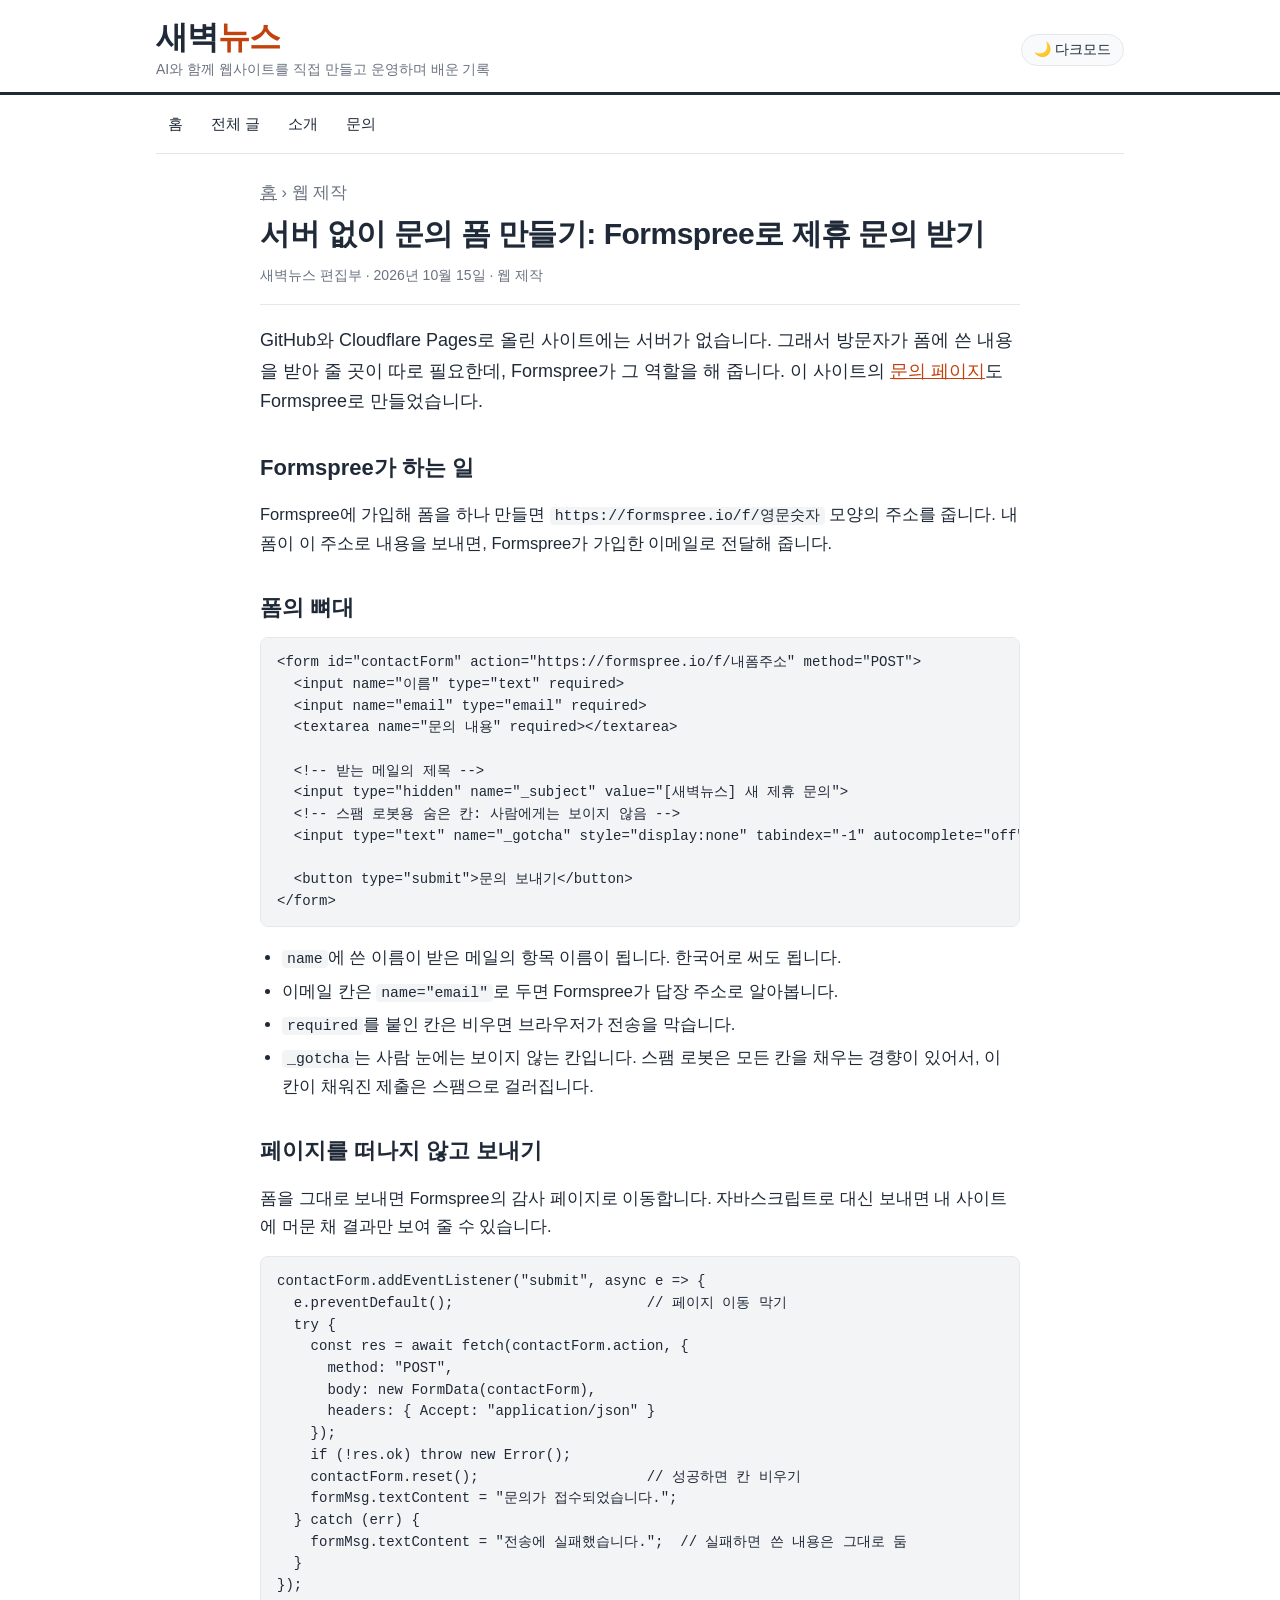
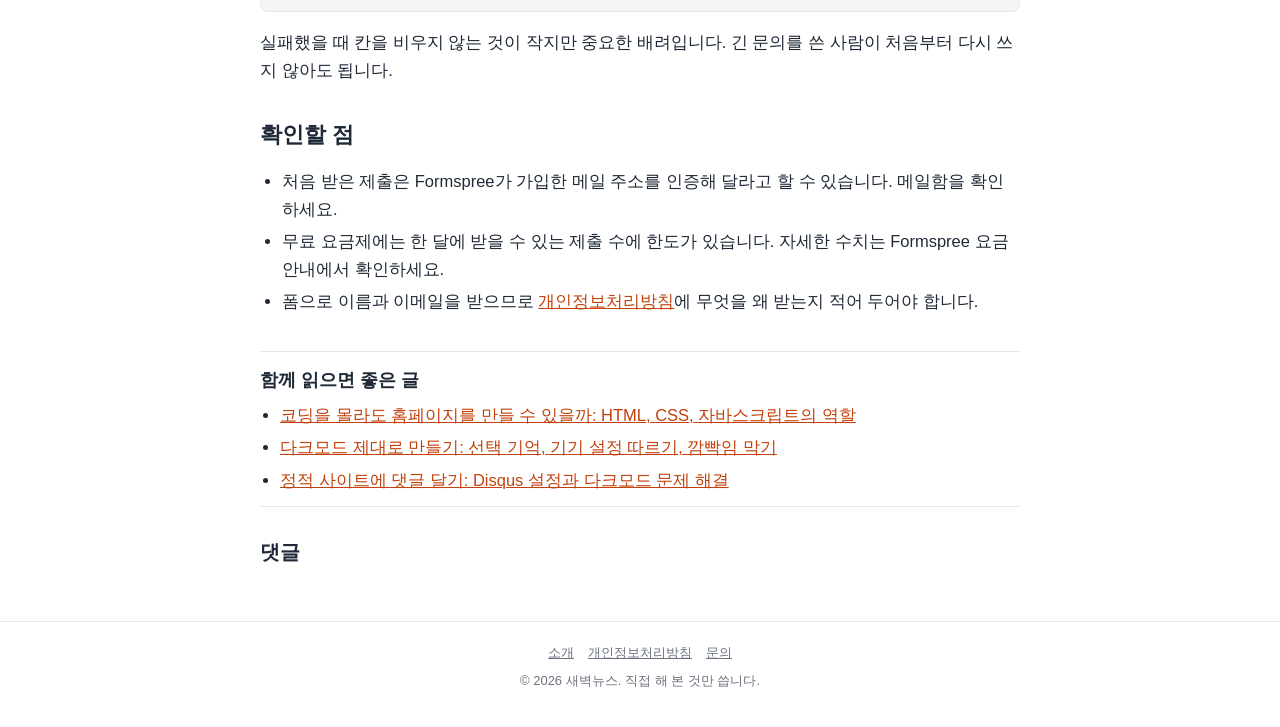
<file: articles/formspree-contact-form.html>
<!DOCTYPE html>
<html lang="ko">
<head>
  <meta charset="UTF-8">
  <meta name="viewport" content="width=device-width, initial-scale=1.0">
  <title>서버 없이 문의 폼 만들기: Formspree로 제휴 문의 받기 | 새벽뉴스</title>
  <meta name="description" content="서버가 없는 HTML 사이트에서도 Formspree를 쓰면 방문자의 문의를 이메일로 받을 수 있습니다. 스팸 막기와 전송 결과 표시까지 정리했습니다.">
  <meta property="og:site_name" content="새벽뉴스">
  <meta property="og:type" content="article">
  <meta property="og:title" content="서버 없이 문의 폼 만들기: Formspree로 제휴 문의 받기">
  <meta property="og:description" content="서버가 없는 HTML 사이트에서도 Formspree를 쓰면 방문자의 문의를 이메일로 받을 수 있습니다. 스팸 막기와 전송 결과 표시까지 정리했습니다.">
  <meta property="og:url" content="https://githubtest2.pages.dev/articles/formspree-contact-form">
  <link rel="canonical" href="https://githubtest2.pages.dev/articles/formspree-contact-form">
  <meta name="google-adsense-account" content="ca-pub-3379650896174105">
  <script async src="https://pagead2.googlesyndication.com/pagead/js/adsbygoogle.js?client=ca-pub-3379650896174105"
       crossorigin="anonymous"></script>

  <!-- 화면이 그려지기 전에 저장된 모드를 먼저 적용 (깜빡임 방지) -->
  <script>
    (function () {
      let saved = null;
      try { saved = localStorage.getItem("theme"); } catch (e) {}
      const prefersDark = window.matchMedia("(prefers-color-scheme: dark)").matches;
      if (saved === "dark" || (!saved && prefersDark)) {
        document.documentElement.classList.add("dark");
      }
    })();
  </script>
  <link rel="stylesheet" href="/style.css">
</head>
<body>

  <header>
    <div class="wrap top">
      <div>
        <p class="logo"><a href="/">새벽<span>뉴스</span></a></p>
        <p class="tagline">AI와 함께 웹사이트를 직접 만들고 운영하며 배운 기록</p>
      </div>
      <button id="modeBtn" type="button">🌙 다크모드</button>
    </div>
  </header>

  <div class="wrap">
    <nav class="site-nav" aria-label="주 메뉴">
      <a href="/">홈</a>
      <a href="/#articles">전체 글</a>
      <a href="/about">소개</a>
      <a href="/contact">문의</a>
    </nav>

    <article class="article">
      <p class="crumb"><a href="/">홈</a> › 웹 제작</p>
      <h1>서버 없이 문의 폼 만들기: Formspree로 제휴 문의 받기</h1>
      <p class="meta">새벽뉴스 편집부 · <time datetime="2026-10-15">2026년 10월 15일</time> · 웹 제작</p>

<p class="lead">GitHub와 Cloudflare Pages로 올린 사이트에는 서버가 없습니다. 그래서 방문자가 폼에 쓴 내용을 받아 줄 곳이 따로 필요한데, Formspree가 그 역할을 해 줍니다. 이 사이트의 <a href="/contact">문의 페이지</a>도 Formspree로 만들었습니다.</p>

<h2>Formspree가 하는 일</h2>
<p>Formspree에 가입해 폼을 하나 만들면 <code>https://formspree.io/f/영문숫자</code> 모양의 주소를 줍니다. 내 폼이 이 주소로 내용을 보내면, Formspree가 가입한 이메일로 전달해 줍니다.</p>

<h2>폼의 뼈대</h2>
<pre><code>&lt;form id="contactForm" action="https://formspree.io/f/내폼주소" method="POST"&gt;
  &lt;input name="이름" type="text" required&gt;
  &lt;input name="email" type="email" required&gt;
  &lt;textarea name="문의 내용" required&gt;&lt;/textarea&gt;

  &lt;!-- 받는 메일의 제목 --&gt;
  &lt;input type="hidden" name="_subject" value="[새벽뉴스] 새 제휴 문의"&gt;
  &lt;!-- 스팸 로봇용 숨은 칸: 사람에게는 보이지 않음 --&gt;
  &lt;input type="text" name="_gotcha" style="display:none" tabindex="-1" autocomplete="off"&gt;

  &lt;button type="submit"&gt;문의 보내기&lt;/button&gt;
&lt;/form&gt;</code></pre>

<ul>
<li><code>name</code>에 쓴 이름이 받은 메일의 항목 이름이 됩니다. 한국어로 써도 됩니다.</li>
<li>이메일 칸은 <code>name="email"</code>로 두면 Formspree가 답장 주소로 알아봅니다.</li>
<li><code>required</code>를 붙인 칸은 비우면 브라우저가 전송을 막습니다.</li>
<li><code>_gotcha</code>는 사람 눈에는 보이지 않는 칸입니다. 스팸 로봇은 모든 칸을 채우는 경향이 있어서, 이 칸이 채워진 제출은 스팸으로 걸러집니다.</li>
</ul>

<h2>페이지를 떠나지 않고 보내기</h2>
<p>폼을 그대로 보내면 Formspree의 감사 페이지로 이동합니다. 자바스크립트로 대신 보내면 내 사이트에 머문 채 결과만 보여 줄 수 있습니다.</p>
<pre><code>contactForm.addEventListener("submit", async e =&gt; {
  e.preventDefault();                       // 페이지 이동 막기
  try {
    const res = await fetch(contactForm.action, {
      method: "POST",
      body: new FormData(contactForm),
      headers: { Accept: "application/json" }
    });
    if (!res.ok) throw new Error();
    contactForm.reset();                    // 성공하면 칸 비우기
    formMsg.textContent = "문의가 접수되었습니다.";
  } catch (err) {
    formMsg.textContent = "전송에 실패했습니다.";  // 실패하면 쓴 내용은 그대로 둠
  }
});</code></pre>

<p>실패했을 때 칸을 비우지 않는 것이 작지만 중요한 배려입니다. 긴 문의를 쓴 사람이 처음부터 다시 쓰지 않아도 됩니다.</p>

<h2>확인할 점</h2>
<ul>
<li>처음 받은 제출은 Formspree가 가입한 메일 주소를 인증해 달라고 할 수 있습니다. 메일함을 확인하세요.</li>
<li>무료 요금제에는 한 달에 받을 수 있는 제출 수에 한도가 있습니다. 자세한 수치는 Formspree 요금 안내에서 확인하세요.</li>
<li>폼으로 이름과 이메일을 받으므로 <a href="/privacy">개인정보처리방침</a>에 무엇을 왜 받는지 적어 두어야 합니다.</li>
</ul>

      <section class="related">
        <h2>함께 읽으면 좋은 글</h2>
        <ul>
<li><a href="/articles/first-homepage">코딩을 몰라도 홈페이지를 만들 수 있을까: HTML, CSS, 자바스크립트의 역할</a></li>
<li><a href="/articles/dark-mode">다크모드 제대로 만들기: 선택 기억, 기기 설정 따르기, 깜빡임 막기</a></li>
<li><a href="/articles/disqus-comments">정적 사이트에 댓글 달기: Disqus 설정과 다크모드 문제 해결</a></li>
        </ul>
      </section>
    </article>

    <!-- 댓글 (Disqus) -->
    <section class="comments" id="comments">
      <h2>댓글</h2>
      <div id="disqus_thread"></div>
      <noscript>Please enable JavaScript to view the <a href="https://disqus.com/?ref_noscript">comments powered by Disqus.</a></noscript>
    </section>
    <script>
      // 글마다 대표 주소와 고유 이름을 고정해 댓글이 갈라지지 않게 함
      var disqus_config = function () {
        this.page.url = "https://githubtest2.pages.dev/articles/formspree-contact-form";
        this.page.identifier = "formspree-contact-form";
      };
      (function () {
        var d = document, s = d.createElement("script");
        s.src = "https://test-pfldoymxti.disqus.com/embed.js";
        s.setAttribute("data-timestamp", +new Date());
        (d.head || d.body).appendChild(s);
      })();
      // Disqus는 처음 열릴 때의 배경색으로 글자색을 정하므로, 모드를 바꾸면 댓글 창을 다시 불러옴
      window.reloadComments = function () {
        if (!window.DISQUS) return;
        setTimeout(function () { DISQUS.reset({ reload: true, config: disqus_config }); }, 350);
      };
    </script>
  </div>

  <footer>
    <nav aria-label="사이트 정보">
      <a href="/about">소개</a>
      <a href="/privacy">개인정보처리방침</a>
      <a href="/contact">문의</a>
    </nav>
    © 2026 새벽뉴스. 직접 해 본 것만 씁니다.
  </footer>

  <script src="/site.js"></script>
</body>
</html>
</file>
<file: style.css>
/* ===== 새벽뉴스 공통 스타일 ===== */
:root {
  --bg: #ffffff;
  --text: #1f2937;
  --sub: #6b7280;
  --line: #e5e7eb;
  --point: #c2410c;
  --card: #f9fafb;
  --code-bg: #f3f4f6;
}
html.dark {
  --bg: #111827;
  --text: #f3f4f6;
  --sub: #9ca3af;
  --line: #374151;
  --point: #fb923c;
  --card: #1f2937;
  --code-bg: #0b1220;
}
* { box-sizing: border-box; }
body {
  margin: 0;
  font-family: "Pretendard", "Apple SD Gothic Neo", "Malgun Gothic", sans-serif;
  background: var(--bg);
  color: var(--text);
  line-height: 1.7;
  transition: background 0.3s, color 0.3s;
}
a { color: var(--point); }
.wrap { max-width: 1000px; margin: 0 auto; padding: 0 16px; }

/* 상단 */
header { border-bottom: 3px solid var(--text); padding: 18px 0 10px; }
.top { display: flex; justify-content: space-between; align-items: center; gap: 12px; }
.logo { font-size: 32px; font-weight: 900; letter-spacing: -1px; margin: 0; line-height: 1.2; }
.logo a { color: var(--text); text-decoration: none; }
.logo span { color: var(--point); }
.tagline { color: var(--sub); font-size: 14px; margin: 2px 0 0; }
#modeBtn {
  border: 1px solid var(--line); background: var(--card); color: var(--text);
  padding: 6px 12px; border-radius: 20px; cursor: pointer; font-size: 14px; white-space: nowrap;
  transition: background 0.3s, border-color 0.3s, color 0.3s;
}

/* 메뉴 */
.site-nav { display: flex; gap: 4px; flex-wrap: wrap; padding: 10px 0; border-bottom: 1px solid var(--line); }
.site-nav a {
  color: var(--text); text-decoration: none; font-size: 15px;
  padding: 6px 12px; border-radius: 6px;
}
.site-nav a:hover { background: var(--card); }
.site-nav a.on { background: var(--text); color: var(--bg); }

/* 홈: 소개 */
.hero { padding: 28px 0 24px; border-bottom: 1px solid var(--line); }
.hero .tag { color: var(--point); font-weight: 700; font-size: 14px; }
.hero h2 { font-size: 28px; margin: 6px 0 10px; line-height: 1.35; }
.hero h2 a { color: var(--text); text-decoration: none; }
.hero h2 a:hover { text-decoration: underline; }
.hero p { color: var(--sub); margin: 0; }

/* 홈: 분류 버튼과 글 목록 */
.section-title { font-size: 20px; margin: 28px 0 8px; }
.filter { display: flex; gap: 6px; flex-wrap: wrap; margin: 8px 0 4px; }
.filter button {
  border: 1px solid var(--line); background: none; color: var(--text); font-size: 14px;
  padding: 5px 12px; border-radius: 20px; cursor: pointer;
}
.filter button.on { background: var(--text); color: var(--bg); border-color: var(--text); }
.grid { display: grid; grid-template-columns: repeat(auto-fill, minmax(280px, 1fr)); gap: 16px; padding: 16px 0 28px; }
.card {
  background: var(--card); border: 1px solid var(--line); border-radius: 10px; padding: 16px;
  display: flex; flex-direction: column;
  transition: background 0.3s, border-color 0.3s;
}
.card[hidden] { display: none; }
.card .tag { color: var(--point); font-size: 13px; font-weight: 700; }
.card h3 { margin: 4px 0 6px; font-size: 18px; line-height: 1.4; }
.card h3 a { color: var(--text); text-decoration: none; }
.card h3 a:hover { text-decoration: underline; }
.card p { margin: 0; color: var(--sub); font-size: 14px; flex: 1; }
.card .meta { margin-top: 10px; font-size: 12px; color: var(--sub); }

.about-box {
  background: var(--card); border: 1px solid var(--line); border-radius: 10px;
  padding: 18px 20px; margin: 0 0 32px;
}
.about-box h2 { font-size: 18px; margin: 0 0 6px; }
.about-box p { margin: 0; color: var(--sub); font-size: 15px; }

/* 글 본문 */
.article { max-width: 760px; margin: 0 auto; padding: 24px 0 8px; }
.crumb { font-size: 13px; color: var(--sub); margin: 0 0 8px; }
.crumb a { color: var(--sub); }
.article h1 { font-size: 30px; line-height: 1.35; margin: 0 0 10px; letter-spacing: -0.5px; }
.article .meta { color: var(--sub); font-size: 14px; margin: 0 0 20px; padding-bottom: 16px; border-bottom: 1px solid var(--line); }
.article .lead { font-size: 18px; color: var(--text); margin: 0 0 24px; }
.article h2 { font-size: 22px; margin: 36px 0 10px; line-height: 1.4; }
.article h3 { font-size: 18px; margin: 24px 0 8px; }
.article p, .article li { font-size: 16.5px; }
.article ul, .article ol { padding-left: 22px; }
.article li { margin: 4px 0; }
.article code {
  font-family: ui-monospace, SFMono-Regular, Menlo, Consolas, monospace; font-size: 0.9em;
  background: var(--code-bg); padding: 1px 5px; border-radius: 4px;
}
.article pre {
  background: var(--code-bg); border: 1px solid var(--line); border-radius: 8px;
  padding: 14px 16px; overflow-x: auto; line-height: 1.55;
}
.article pre code { background: none; padding: 0; font-size: 14px; }
.article table { width: 100%; border-collapse: collapse; margin: 12px 0; font-size: 15px; }
.article th, .article td { border: 1px solid var(--line); padding: 8px 10px; text-align: left; vertical-align: top; }
.article th { background: var(--card); }
.note {
  border-left: 4px solid var(--point); background: var(--card);
  padding: 12px 16px; border-radius: 0 8px 8px 0; margin: 18px 0;
}
.note p { margin: 0; }
.related { border-top: 1px solid var(--line); margin-top: 36px; padding-top: 16px; }
.related h2 { font-size: 18px; margin: 0 0 8px; }
.related ul { padding-left: 20px; margin: 0; }

/* 댓글 */
.comments { max-width: 760px; margin: 0 auto; padding: 28px 0 36px; border-top: 1px solid var(--line); }
.comments h2 { font-size: 20px; margin: 0 0 16px; }

/* 문의 폼 */
.contact form {
  background: var(--card); border: 1px solid var(--line); border-radius: 10px;
  padding: 20px; display: grid; grid-template-columns: 1fr 1fr; gap: 14px; margin: 16px 0 36px;
}
.contact .full { grid-column: 1 / -1; }
.contact label { display: block; font-size: 14px; font-weight: 700; margin-bottom: 4px; }
.contact label small { color: var(--sub); font-weight: 400; }
.contact input, .contact select, .contact textarea {
  width: 100%; padding: 10px 12px; font: inherit; font-size: 15px;
  color: var(--text); background: var(--bg);
  border: 1px solid var(--line); border-radius: 8px;
}
.contact input:focus, .contact select:focus, .contact textarea:focus {
  outline: 2px solid var(--point); outline-offset: -1px; border-color: transparent;
}
.contact textarea { min-height: 150px; resize: vertical; }
.contact button[type="submit"] {
  justify-self: start; border: none; background: var(--point); color: #fff;
  font-size: 15px; font-weight: 700; padding: 10px 22px; border-radius: 8px; cursor: pointer;
}
.contact button[type="submit"]:disabled { opacity: 0.6; cursor: default; }
#formMsg { font-size: 14px; margin: 8px 0 0; }
#formMsg.ok { color: #16a34a; }
#formMsg.err { color: #dc2626; }
.contact .hp { display: none; }

/* 하단 */
footer { border-top: 1px solid var(--line); padding: 20px 0 40px; color: var(--sub); font-size: 13px; text-align: center; }
footer nav { display: flex; justify-content: center; gap: 14px; flex-wrap: wrap; margin-bottom: 6px; }
footer a { color: var(--sub); }

@media (max-width: 600px) {
  .logo { font-size: 26px; }
  .tagline { display: none; }
  .hero h2 { font-size: 22px; }
  .article h1 { font-size: 24px; }
  .article .lead { font-size: 17px; }
  .contact form { grid-template-columns: 1fr; }
}
</file>
